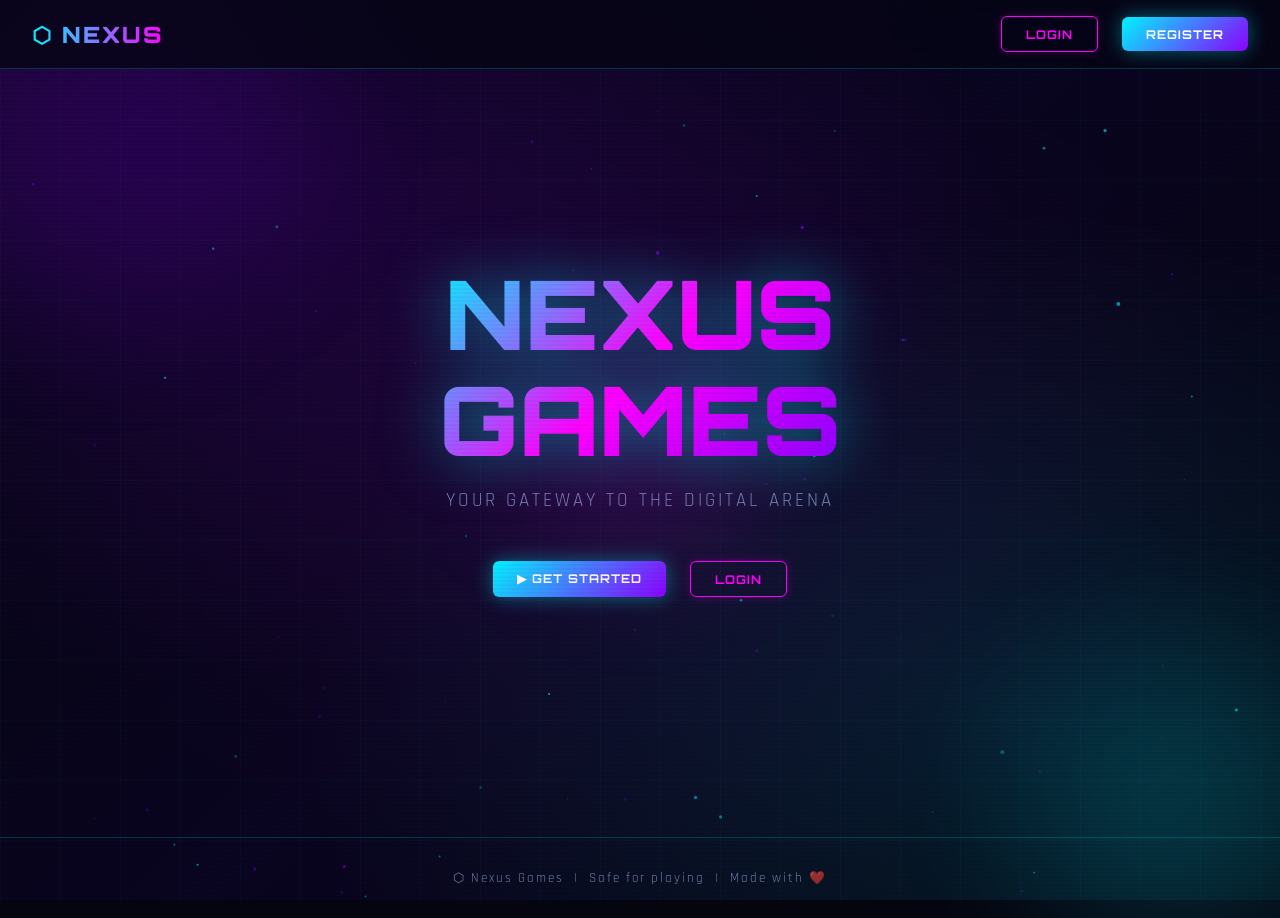
<file: index.html>
<!DOCTYPE html>
<html lang="en">
<head>
  <meta charset="UTF-8" />
  <meta name="viewport" content="width=device-width, initial-scale=1.0" />
  <title>NEXUS GAMES — Mini Game Hub</title>
  <link rel="stylesheet" href="main.css" />

  <link rel="icon" type="image/png" href="favicon-96x96.png?v=3" sizes="96x96" />
  <link rel="icon" type="image/svg+xml" href="favicon.svg?v=3" />
  <link rel="icon" href="favicon.ico" type="image/x-icon?v=3">
  <link rel="apple-touch-icon" sizes="180x180" href="apple-touch-icon.png?v=3" />
  <meta name="apple-mobile-web-app-title" content="NXS-Games" />
  <link rel="manifest" href="site.webmanifest?v=3" />

</head>
<body>
  <div class="bg-gradient"></div>
  <div class="grid-overlay"></div>
  <canvas id="particles-canvas"></canvas>

  <!-- Floating orbs -->
  <div class="orb orb-1"></div>
  <div class="orb orb-2"></div>
  <div class="orb orb-3"></div>

  <!-- Navbar -->
  <nav class="navbar">
    <a class="navbar-logo" href="index.html">⬡ NEXUS</a>
    <div class="navbar-right" id="nav-right">
      <!-- Filled by JS -->
    </div>
  </nav>

  <!-- Hero -->
  <main class="hero">
    <div class="hero-title">NEXUS<br/>GAMES</div>
    <p class="hero-subtitle">Your Gateway to the Digital Arena</p>
    <div class="hero-buttons" id="hero-buttons">
      <!-- Filled by JS -->
    </div>
  </main>

  <footer>
    <p>⬡ Nexus Games &nbsp;|&nbsp; Safe for playing &nbsp;|&nbsp; Made with ❤️</p>
  </footer>

  <script src="auth.js"></script>
  <script>
    document.addEventListener('DOMContentLoaded', () => {
      initParticles('particles-canvas');
      const user = Auth.getCurrentUser();
      const navRight = document.getElementById('nav-right');
      const heroButtons = document.getElementById('hero-buttons');

      if (user) {
        navRight.innerHTML = `
          <div class="user-badge"><span class="dot"></span>${user.username}</div>
          <a href="dashboard.html" class="btn btn-primary">DASHBOARD</a>
          <button onclick="Auth.logout()" class="btn btn-outline">LOGOUT</button>
        `;
        heroButtons.innerHTML = `
          <a href="dashboard.html" class="btn btn-primary">▶ ENTER HUB</a>
        `;
      } else {
        navRight.innerHTML = `
          <a href="login.html" class="btn btn-outline">LOGIN</a>
          <a href="register.html" class="btn btn-primary">REGISTER</a>
        `;
        heroButtons.innerHTML = `
          <a href="register.html" class="btn btn-primary">▶ GET STARTED</a>
          <a href="login.html" class="btn btn-outline">LOGIN</a>
        `;
      }
    });
  </script>
</body>
</html>
</file>
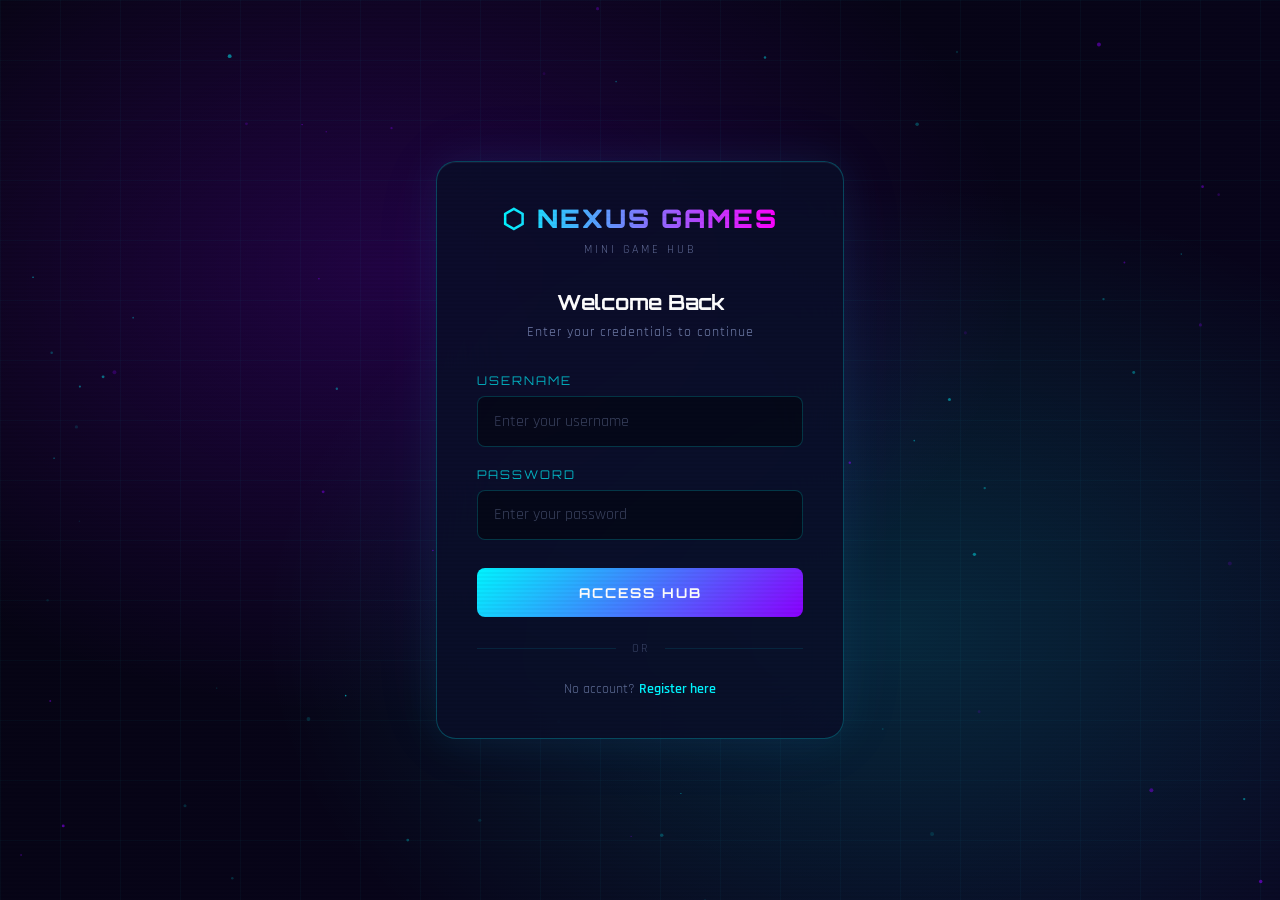
<file: dashboard.html>
<!DOCTYPE html>
<html lang="en">
<head>
  <meta charset="UTF-8" />
  <meta name="viewport" content="width=device-width, initial-scale=1.0" />
  <title>Dashboard — NEXUS GAMES</title>

  <link rel="stylesheet" href="main.css" />
  <link rel="icon" type="image/png" href="favicon-96x96.png?v=3" sizes="96x96" />
  <link rel="icon" type="image/svg+xml" href="favicon.svg?v=3" />
  <link rel="icon" href="favicon.ico" type="image/x-icon?v=3">
  <link rel="apple-touch-icon" sizes="180x180" href="apple-touch-icon.png?v=3" />
  <meta name="apple-mobile-web-app-title" content="NXS-Games" />
  <link rel="manifest" href="site.webmanifest?v=3" />
  
  <style>
    /* Card badge labels */
    .game-card { position: relative; overflow: visible !important; text-decoration: none !important; }
    .game-card * { text-decoration: none !important; }

    .card-badge {
      position: absolute;
      top: -16px;
      left: 50%;
      transform: translateX(-50%);
      font-family: 'Orbitron', sans-serif;
      font-size: 0.58rem;
      letter-spacing: 2px;
      padding: 4px 14px;
      border-radius: 20px;
      white-space: nowrap;
      pointer-events: none;
      z-index: 10;
      text-decoration: none !important;
      display: inline-block;
      line-height: 1.4;
    }
    .badge-new {
      background: rgba(0,245,255,0.15);
      border: 1px solid #00f5ff;
      color: #00f5ff;
      box-shadow: 0 0 10px rgba(0,245,255,0.6), 0 0 22px rgba(0,245,255,0.2);
      text-shadow: 0 0 8px #00f5ff;
    }
    .badge-freshly-new {
      background: rgba(0,255,136,0.15);
      border: 1px solid #00ff88;
      color: #00ff88;
      box-shadow: 0 0 10px rgba(0,255,136,0.6), 0 0 22px rgba(0,255,136,0.2);
      text-shadow: 0 0 8px #00ff88;
    }
    .badge-popular {
      background: rgba(255,0,200,0.15);
      border: 1px solid #ff00cc;
      color: #ff00cc;
      box-shadow: 0 0 12px rgba(255,0,200,0.6), 0 0 26px rgba(255,0,200,0.2);
      text-shadow: 0 0 8px #ff00cc;
    }

    /* Remove link underline/strikethrough from badges */
    .game-card .card-badge {
      text-decoration: none !important;
      text-decoration-line: none !important;
    }
    /* Glow rings on badged cards */
    .game-card.glow-cyan  { box-shadow: 0 0 0 2px rgba(0,245,255,0.5), 0 0 30px rgba(0,245,255,0.2), 0 8px 32px rgba(0,0,0,0.4); }
    .game-card.glow-green { box-shadow: 0 0 0 2px rgba(0,255,136,0.55), 0 0 30px rgba(0,255,136,0.22), 0 8px 32px rgba(0,0,0,0.4); }
    .game-card.glow-pink  { box-shadow: 0 0 0 2px rgba(255,0,200,0.55), 0 0 30px rgba(255,0,200,0.22), 0 8px 32px rgba(0,0,0,0.4); }

    /* Card animations */
    .game-card { animation: card-in 0.5s cubic-bezier(0.175,0.885,0.32,1.275) both; }
    .game-card:nth-child(1) { animation-delay: 0.05s; }
    .game-card:nth-child(2) { animation-delay: 0.10s; }
    .game-card:nth-child(3) { animation-delay: 0.15s; }
    .game-card:nth-child(4) { animation-delay: 0.20s; }
    .game-card:nth-child(5) { animation-delay: 0.25s; }
    .game-card:nth-child(6) { animation-delay: 0.30s; }
    .game-card:nth-child(7) { animation-delay: 0.35s; }
    @keyframes card-in { from { opacity:0; transform:translateY(30px) scale(0.95); } to { opacity:1; transform:translateY(0) scale(1); } }
    .dashboard-header { animation: fade-in 0.5s ease both; }
    @keyframes fade-in { from { opacity:0; transform:translateY(-10px); } to { opacity:1; transform:translateY(0); } }

    /* Settings icon button */
    .btn-icon {
      background: rgba(0,0,0,0.3);
      border: 1px solid rgba(0,245,255,0.2);
      color: rgba(180,200,255,0.7);
      padding: 0.5rem 0.8rem;
      border-radius: 8px;
      cursor: pointer;
      font-size: 1.1rem;
      transition: all 0.2s;
      line-height: 1;
    }
    .btn-icon:hover { border-color: #00f5ff; color: #00f5ff; box-shadow: 0 0 12px rgba(0,245,255,0.3); }

    /* Settings Modal */
    .settings-overlay {
      display: none;
      position: fixed;
      inset: 0;
      background: rgba(0,0,0,0.75);
      z-index: 1000;
      align-items: center;
      justify-content: center;
      backdrop-filter: blur(10px);
    }
    .settings-overlay.open { display: flex; }
    .settings-card {
      background: rgba(8,12,35,0.98);
      border: 1px solid rgba(0,245,255,0.3);
      border-radius: 20px;
      padding: 2rem;
      width: 90%;
      max-width: 420px;
      position: relative;
      box-shadow: 0 0 60px rgba(0,245,255,0.1), 0 0 120px rgba(139,0,255,0.08);
      animation: card-in 0.3s ease;
    }
    .settings-close {
      position: absolute;
      top: 1rem; right: 1rem;
      background: none;
      border: 1px solid rgba(255,255,255,0.15);
      color: rgba(255,255,255,0.5);
      width: 32px; height: 32px;
      border-radius: 50%;
      cursor: pointer;
      font-size: 0.85rem;
      transition: all 0.2s;
    }
    .settings-close:hover { border-color: #ff4466; color: #ff4466; }
    .settings-title {
      font-family: 'Orbitron', sans-serif;
      font-size: 1.1rem;
      color: #00f5ff;
      margin-bottom: 1.5rem;
      letter-spacing: 3px;
    }
    .settings-section {
      display: flex;
      align-items: center;
      justify-content: space-between;
      padding: 0.8rem 0;
      border-bottom: 1px solid rgba(255,255,255,0.06);
    }
    .settings-section.center { justify-content: center; padding-top: 1.2rem; border-bottom: none; }
    .settings-label {
      font-family: 'Orbitron', sans-serif;
      font-size: 0.65rem;
      color: rgba(180,200,255,0.65);
      letter-spacing: 2px;
    }
    .lang-buttons { display: flex; gap: 8px; }
    .lang-btn {
      padding: 0.35rem 0.7rem;
      background: rgba(0,0,0,0.4);
      border: 1px solid rgba(0,245,255,0.2);
      border-radius: 6px;
      color: rgba(180,200,255,0.6);
      cursor: pointer;
      font-size: 0.8rem;
      font-family: 'Rajdhani', sans-serif;
      transition: all 0.2s;
    }
    .lang-btn:hover, .lang-btn.active {
      border-color: #00f5ff;
      color: #00f5ff;
      box-shadow: 0 0 10px rgba(0,245,255,0.25);
    }
    .toggle-btn {
      padding: 0.35rem 1rem;
      border: 1px solid rgba(0,245,255,0.3);
      background: rgba(0,245,255,0.08);
      border-radius: 20px;
      color: #00f5ff;
      font-family: 'Orbitron', sans-serif;
      font-size: 0.65rem;
      cursor: pointer;
      transition: all 0.2s;
      letter-spacing: 1px;
      min-width: 58px;
      text-align: center;
    }
    .toggle-btn.off {
      border-color: rgba(255,255,255,0.15);
      color: rgba(180,200,255,0.35);
      background: transparent;
    }

    /* Star rating */
    #star-rating-widget { display:flex; gap:4px; }
    .star-btn {
      font-size: 1.4rem; cursor: pointer;
      color: rgba(180,200,255,0.25);
      transition: color 0.15s, text-shadow 0.15s, transform 0.2s;
      user-select: none;
    }
    .star-btn:hover { transform: scale(1.2); }
  </style>
</head>
<body>
  <div class="bg-gradient"></div>
  <div class="grid-overlay"></div>
  <canvas id="particles-canvas"></canvas>
  <div class="orb orb-1"></div>
  <div class="orb orb-2"></div>

  <!-- Navbar -->
  <nav class="navbar">
    <a class="navbar-logo" href="index.html" data-i18n="nav-logo">⬡ NEXUS</a>
    <div class="navbar-right">
      <div class="user-badge">
        <span class="dot"></span>
        <span id="username-display">Player</span>
      </div>
      <button id="lb-btn" class="btn-icon" title="Leaderboard">🏆</button>
      <button id="settings-btn" class="btn-icon" title="Settings">⚙</button>
    </div>
  </nav>

  <!-- Dashboard Content -->
  <div class="dashboard">
    <div class="dashboard-header">
      <h1 data-i18n="hub-title">GAME HUB</h1>
      <p data-i18n="hub-subtitle">SELECT YOUR GAME AND BREAK YOUR RECORDS</p>
    </div>

    <!-- Game Cards -->
    <div class="games-grid">

      <!-- Game 1 -->
      <a href="game1.html" class="game-card cyan">
        <span class="card-icon">🟦</span>
        <div class="card-number">GAME 01</div>
        <div class="card-title">CUBE RUNNER</div>
        <div class="card-desc">Dodge incoming obstacles at breakneck speed. Switch lanes to survive. Collect 💎 gems for bonus points!</div>
        <div class="card-score">
          <span class="label" data-i18n="high-score">HIGH SCORE</span>
          <span class="value" id="score-cube-runner">0</span>
        </div>
        <div class="play-btn" data-i18n="play-now">PLAY NOW →</div>
      </a>

      <!-- Game 2 -->
      <a href="game2.html" class="game-card magenta glow-pink">
        <span class="card-badge badge-popular">★ POPULAR</span>
        <span class="card-icon">🔮</span>
        <div class="card-number">GAME 02</div>
        <div class="card-title">BALL JUMP</div>
        <div class="card-desc">Leap from platform to platform endlessly. Grab the 🚀 jetpack for a 5-second flight boost! How high can you go?</div>
        <div class="card-score">
          <span class="label" data-i18n="high-score">HIGH SCORE</span>
          <span class="value" id="score-ball-jump">0</span>
        </div>
        <div class="play-btn" data-i18n="play-now">PLAY NOW →</div>
      </a>

      <!-- Game 3 -->
      <a href="game3.html" class="game-card green">
        <span class="card-icon">🎯</span>
        <div class="card-number">GAME 03</div>
        <div class="card-title">TARGET SHOOTER</div>
        <div class="card-desc">Shoot targets in pseudo-3D space. Hit rare ✨ golden targets for triple points. Beat the clock!</div>
        <div class="card-score">
          <span class="label" data-i18n="high-score">HIGH SCORE</span>
          <span class="value" id="score-target-shooter">0</span>
        </div>
        <div class="play-btn" data-i18n="play-now">PLAY NOW →</div>
      </a>

      <!-- Game 4 -->
      <a href="game4.html" class="game-card cyan glow-cyan">
        <span class="card-badge badge-new">✦ NEW</span>
        <span class="card-icon">🐍</span>
        <div class="card-number">GAME 04</div>
        <div class="card-title">SNAKE</div>
        <div class="card-desc">Classic snake in a neon arena. Eat food to grow. Grab 💎 gems for +25 pts and a blazing 5-second speed boost!</div>
        <div class="card-score">
          <span class="label" data-i18n="high-score">HIGH SCORE</span>
          <span class="value" id="score-snake">0</span>
        </div>
        <div class="play-btn" data-i18n="play-now">PLAY NOW →</div>
      </a>

      <!-- Game 5 -->
      <a href="game5.html" class="game-card magenta glow-cyan">
        <span class="card-badge badge-new">✦ NEW</span>
        <span class="card-icon">🧱</span>
        <div class="card-number">GAME 05</div>
        <div class="card-title">BRICK BREAKER</div>
        <div class="card-desc">Break all the bricks with your paddle and ball. Catch falling 💎 gems for bonus points. Can you clear the board?</div>
        <div class="card-score">
          <span class="label" data-i18n="high-score">HIGH SCORE</span>
          <span class="value" id="score-brick-breaker">0</span>
        </div>
        <div class="play-btn" data-i18n="play-now">PLAY NOW →</div>
      </a>

      <!-- Game 6 -->
      <a href="game6.html" class="game-card green glow-cyan">
        <span class="card-badge badge-new">✦ NEW</span>
        <span class="card-icon">🃏</span>
        <div class="card-number">GAME 06</div>
        <div class="card-title">MEMORY MATCH</div>
        <div class="card-desc">Flip cards and find all matching pairs before time runs out. Speed is rewarded — faster wins = more points!</div>
        <div class="card-score">
          <span class="label" data-i18n="high-score">HIGH SCORE</span>
          <span class="value" id="score-memory-match">0</span>
        </div>
        <div class="play-btn" data-i18n="play-now">PLAY NOW →</div>
      </a>

      <!-- Game 7 -->
      <a href="game7.html" class="game-card cyan glow-green">
        <span class="card-badge badge-freshly-new">⚡ FRESHLY NEW</span>
        <span class="card-icon">🔵</span>
        <div class="card-number">GAME 07</div>
        <div class="card-title">FLAPPY ORB</div>
        <div class="card-desc">Tap to flap through neon gates in this endless reflex challenge. A color-shifting distance bar tracks your record!</div>
        <div class="card-score">
          <span class="label" data-i18n="high-score">HIGH SCORE</span>
          <span class="value" id="score-flappy-orb">0</span>
        </div>
        <div class="play-btn" data-i18n="play-now">PLAY NOW →</div>
      </a>

    </div>

    <!-- High Scores Summary -->
    <div class="scores-section">
      <h2 data-i18n="stats-title">⚡ YOUR STATS</h2>
      <div class="scores-grid">
        <div class="score-item">
          <div class="game-name">Cube Runner</div>
          <div class="score-val" id="stat-cube-runner">0</div>
        </div>
        <div class="score-item">
          <div class="game-name">Ball Jump</div>
          <div class="score-val" id="stat-ball-jump">0</div>
        </div>
        <div class="score-item">
          <div class="game-name">Target Shooter</div>
          <div class="score-val" id="stat-target-shooter">0</div>
        </div>
        <div class="score-item">
          <div class="game-name">Snake</div>
          <div class="score-val" id="stat-snake">0</div>
        </div>
        <div class="score-item">
          <div class="game-name">Brick Breaker</div>
          <div class="score-val" id="stat-brick-breaker">0</div>
        </div>
        <div class="score-item">
          <div class="game-name">Memory Match</div>
          <div class="score-val" id="stat-memory-match">0</div>
        </div>
        <div class="score-item">
          <div class="game-name">Flappy Orb</div>
          <div class="score-val" id="stat-flappy-orb">0</div>
        </div>
        <div class="score-item">
          <div class="game-name" data-i18n="total-points">Total Points</div>
          <div class="score-val" id="stat-total">0</div>
        </div>
      </div>
    </div>
  </div>

  <footer>
    <p>⬡ Nexus Games &nbsp;|&nbsp; Safe for playing &nbsp;|&nbsp; Made with ❤️</p>
  </footer>

  <!-- Settings Modal -->
  <div class="settings-overlay" id="settings-overlay">
    <div class="settings-card">
      <button class="settings-close" id="settings-close">✕</button>
      <div class="settings-title" data-i18n="settings-title">⚙ SETTINGS</div>

      <div class="settings-section">
        <div class="settings-label" data-i18n="lang-label">LANGUAGE</div>
        <div class="lang-buttons">
          <button class="lang-btn" data-lang="en">🇬🇧 EN</button>
          <button class="lang-btn" data-lang="gr">🇬🇷 GR</button>
          <button class="lang-btn" data-lang="ru">🇷🇺 RU</button>
        </div>
      </div>

      <div class="settings-section">
        <div class="settings-label" data-i18n="sound-label">SOUND EFFECTS</div>
        <button class="toggle-btn" id="sound-toggle">ON</button>
      </div>

      <div class="settings-section">
        <div class="settings-label" data-i18n="particles-label">PARTICLE EFFECTS</div>
        <button class="toggle-btn" id="particles-toggle">ON</button>
      </div>

      <div class="settings-section">
        <div class="settings-label" data-i18n="clear-label">CLEAR HIGH SCORES</div>
        <button class="btn btn-danger" id="clear-scores-btn" style="font-size:0.7rem;padding:0.4rem 0.8rem;" data-i18n="clear-btn">CLEAR ALL</button>
      </div>

      <div class="settings-section">
        <div class="settings-label">RATE NEXUS GAMES</div>
        <div id="star-rating-widget">
          <span class="star-btn" data-star="1">★</span>
          <span class="star-btn" data-star="2">★</span>
          <span class="star-btn" data-star="3">★</span>
          <span class="star-btn" data-star="4">★</span>
          <span class="star-btn" data-star="5">★</span>
        </div>
      </div>
      <div id="rating-thanks" style="display:none;text-align:center;padding:0.4rem 0;"></div>

      <div class="settings-section center">
        <button class="btn btn-danger" id="settings-logout" data-i18n="logout-btn">LOGOUT</button>
      </div>
    </div>
  </div>

  <script src="auth.js"></script>
  <script src="i18n.js"></script>
  <script src="main.js"></script>
  <script src="leaderboard.js"></script>
  <script src="chat.js"></script>
  <script>
    document.addEventListener('DOMContentLoaded', () => {
      const user = Auth.getCurrentUser();
      if (!user) return;
      let total = 0;
      const games = ['cube-runner', 'ball-jump', 'target-shooter', 'snake', 'brick-breaker', 'memory-match', 'flappy-orb'];
      games.forEach(g => {
        const s = Scores.getHighScore(user.username, g);
        total += s;
        const statEl = document.getElementById(`stat-${g}`);
        if (statEl) statEl.textContent = s;
      });
      const totalEl = document.getElementById('stat-total');
      if (totalEl) totalEl.textContent = total;
    });
  </script>
</body>
</html>
</file>
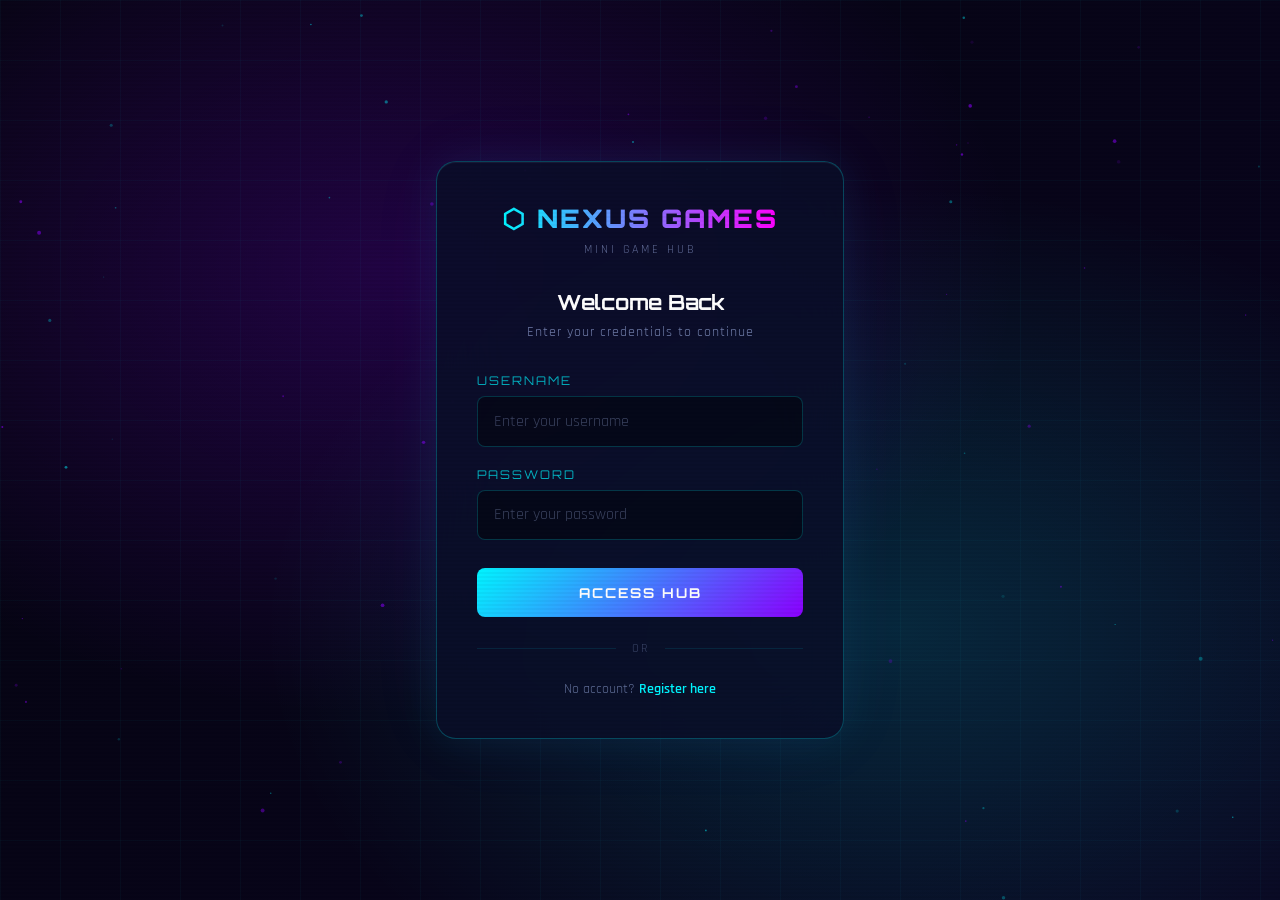
<file: game1.html>
<!DOCTYPE html>
<html lang="en">
<head>
  <meta charset="UTF-8" />
  <meta name="viewport" content="width=device-width, initial-scale=1.0" />
  <title>Cube Runner — NEXUS GAMES</title>
  <link rel="stylesheet" href="games.css" />

  <link rel="icon" type="image/png" href="/favicon-96x96.png?v=2" sizes="96x96" />
  <link rel="icon" type="image/svg+xml" href="/favicon.svg?v=2" />
  <link rel="shortcut icon" href="/favicon.ico?v=2" />
  <link rel="apple-touch-icon" sizes="180x180" href="/apple-touch-icon.png?v=2" />
  <meta name="apple-mobile-web-app-title" content="NXS-Games" />
  <link rel="manifest" href="/site.webmanifest?v=2" />

</head>
<body>
  <!-- Game Navbar -->
  <nav class="game-navbar">
    <div class="game-nav-left">
      <a href="dashboard.html" class="back-btn">← BACK</a>
      <span class="game-title">CUBE RUNNER</span>
    </div>
    <div class="game-nav-right">
      <div class="stat-item">
        <span class="stat-label">SCORE</span>
        <span class="stat-value" id="score-display">0</span>
      </div>
      <div class="stat-item">
        <span class="stat-label">BEST</span>
        <span class="stat-value hi" id="hi-display">0</span>
      </div>
    </div>
  </nav>

  <div class="game-wrapper">
    <!-- Overlay -->
    <div class="overlay" id="overlay">
      <div class="overlay-title" id="overlay-title">CUBE RUNNER</div>
      <div class="overlay-subtitle">DODGE THE OBSTACLES</div>
      <div class="overlay-score-label">SCORE</div>
      <div class="overlay-score" id="overlay-score-val"></div>
      <div class="overlay-hi" id="overlay-hi">BEST: 0</div>
      <div class="overlay-controls">
        ← → Arrow Keys or A/D to move<br/>
        Click buttons below on mobile
      </div>
      <button class="btn-play" id="start-btn">START GAME</button>
      <a href="dashboard.html" class="btn-secondary">← BACK TO HUB</a>
    </div>

    <canvas id="game-canvas"></canvas>

    <!-- Mobile Touch Controls -->
    <div class="touch-controls">
      <div class="touch-btn" id="btn-left">◀</div>
      <div class="touch-btn" id="btn-right">▶</div>
    </div>
  </div>

  <script src="auth.js"></script>
  <script src="game1.js"></script>
</body>
</html>
</file>
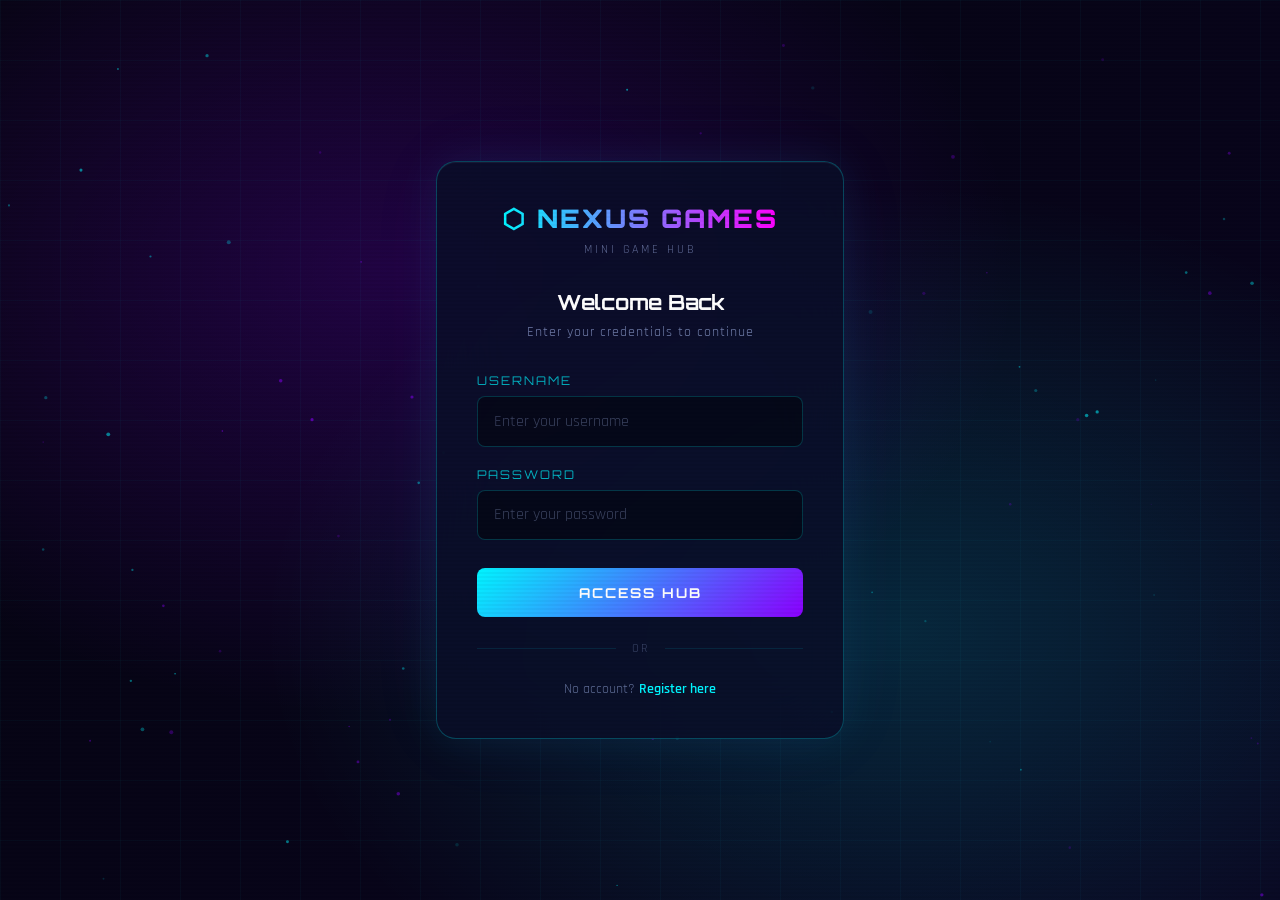
<file: game2.html>
<!DOCTYPE html>
<html lang="en">
<head>
  <meta charset="UTF-8" />
  <meta name="viewport" content="width=device-width, initial-scale=1.0" />
  <title>Ball Jump — NEXUS GAMES</title>
  <link rel="stylesheet" href="games.css" />

  <link rel="icon" type="image/png" href="/favicon-96x96.png?v=2" sizes="96x96" />
  <link rel="icon" type="image/svg+xml" href="/favicon.svg?v=2" />
  <link rel="shortcut icon" href="/favicon.ico?v=2" />
  <link rel="apple-touch-icon" sizes="180x180" href="/apple-touch-icon.png?v=2" />
  <meta name="apple-mobile-web-app-title" content="NXS-Games" />
  <link rel="manifest" href="/site.webmanifest?v=2" />

</head>
<body>
  <!-- Game Navbar -->
  <nav class="game-navbar">
    <div class="game-nav-left">
      <a href="dashboard.html" class="back-btn">← BACK</a>
      <span class="game-title">BALL JUMP</span>
    </div>
    <div class="game-nav-right">
      <div class="stat-item">
        <span class="stat-label">HEIGHT</span>
        <span class="stat-value" id="score-display">0</span>
      </div>
      <div class="stat-item">
        <span class="stat-label">BEST</span>
        <span class="stat-value hi" id="hi-display">0</span>
      </div>
    </div>
  </nav>

  <div class="game-wrapper">
    <!-- Overlay -->
    <div class="overlay" id="overlay">
      <div class="overlay-title" id="overlay-title">BALL JUMP</div>
      <div class="overlay-subtitle">REACH THE TOP</div>
      <div class="overlay-score-label">HEIGHT</div>
      <div class="overlay-score" id="overlay-score-val"></div>
      <div class="overlay-hi" id="overlay-hi">BEST: 0</div>
      <div class="overlay-controls">
        ← → Arrow Keys or A/D to move<br/>
        Hold on mobile controls below
      </div>
      <button class="btn-play" id="start-btn">START GAME</button>
      <a href="dashboard.html" class="btn-secondary">← BACK TO HUB</a>
    </div>

    <canvas id="game-canvas"></canvas>

    <!-- Mobile Touch Controls -->
    <div class="touch-controls">
      <div class="touch-btn" id="btn-left">◀</div>
      <div class="touch-btn" id="btn-right">▶</div>
    </div>
  </div>

  <script src="auth.js"></script>
  <script src="game2.js"></script>
</body>
</html>
</file>
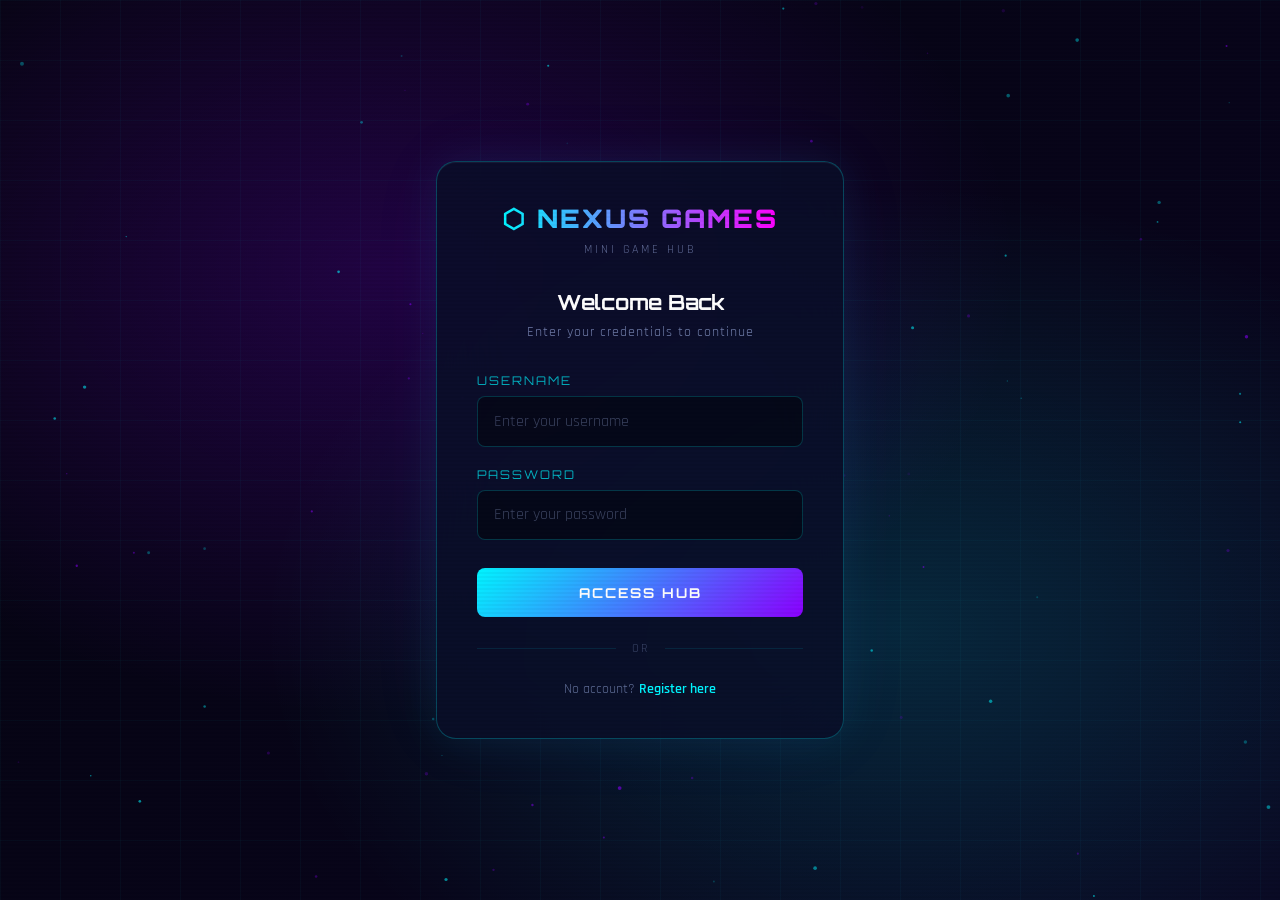
<file: game3.html>
<!DOCTYPE html>
<html lang="en">
<head>
  <meta charset="UTF-8" />
  <meta name="viewport" content="width=device-width, initial-scale=1.0" />
  <title>Target Shooter — NEXUS GAMES</title>
  <link rel="stylesheet" href="games.css" />

  <link rel="icon" type="image/png" href="/favicon-96x96.png?v=2" sizes="96x96" />
  <link rel="icon" type="image/svg+xml" href="/favicon.svg?v=2" />
  <link rel="shortcut icon" href="/favicon.ico?v=2" />
  <link rel="apple-touch-icon" sizes="180x180" href="/apple-touch-icon.png?v=2" />
  <meta name="apple-mobile-web-app-title" content="NXS-Games" />
  <link rel="manifest" href="/site.webmanifest?v=2" />

</head>
<body>
  <!-- Game Navbar -->
  <nav class="game-navbar">
    <div class="game-nav-left">
      <a href="dashboard.html" class="back-btn">← BACK</a>
      <span class="game-title">TARGET SHOOTER</span>
    </div>
    <div class="game-nav-right">
      <div class="stat-item">
        <span class="stat-label">SCORE</span>
        <span class="stat-value" id="score-display">0</span>
      </div>
      <div class="stat-item">
        <span class="stat-label">TIME</span>
        <span class="stat-value" id="timer-display">30</span>
      </div>
      <div class="stat-item">
        <span class="stat-label">BEST</span>
        <span class="stat-value hi" id="hi-display">0</span>
      </div>
    </div>
  </nav>

  <div class="game-wrapper">
    <!-- Overlay -->
    <div class="overlay" id="overlay">
      <div class="overlay-title" id="overlay-title">TARGET SHOOTER</div>
      <div class="overlay-subtitle">CLICK TO SHOOT</div>
      <div class="overlay-score-label">SCORE</div>
      <div class="overlay-score" id="overlay-score-val"></div>
      <div class="overlay-hi" id="overlay-hi">BEST: 0</div>
      <div class="overlay-controls">
        Click / Tap targets to score<br/>
        Farther targets = more points<br/>
        You have 30 seconds — GO!
      </div>
      <button class="btn-play" id="start-btn">START GAME</button>
      <a href="dashboard.html" class="btn-secondary">← BACK TO HUB</a>
    </div>

    <canvas id="game-canvas"></canvas>
  </div>

  <script src="auth.js"></script>
  <script src="game3.js"></script>
</body>
</html>
</file>
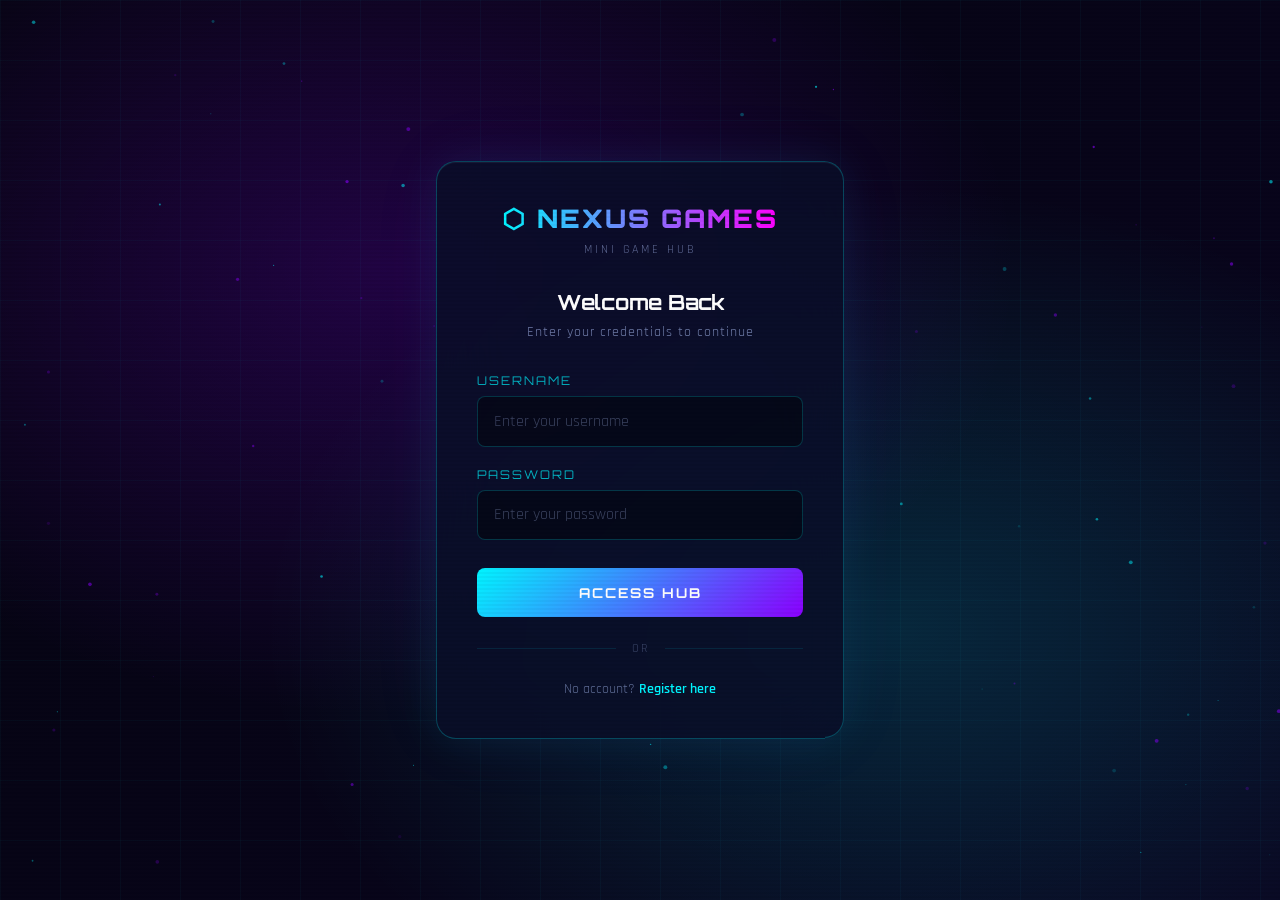
<file: game4.html>
<!DOCTYPE html>
<html lang="en">
<head>
  <meta charset="UTF-8" />
  <meta name="viewport" content="width=device-width, initial-scale=1.0" />
  <title>Snake — NEXUS GAMES</title>
  <link rel="stylesheet" href="games.css" />

  <link rel="icon" type="image/png" href="/favicon-96x96.png?v=2" sizes="96x96" />
  <link rel="icon" type="image/svg+xml" href="/favicon.svg?v=2" />
  <link rel="shortcut icon" href="/favicon.ico?v=2" />
  <link rel="apple-touch-icon" sizes="180x180" href="/apple-touch-icon.png?v=2" />
  <meta name="apple-mobile-web-app-title" content="NXS-Games" />
  <link rel="manifest" href="/site.webmanifest?v=2" />

</head>
<body>
  <nav class="game-navbar">
    <div class="game-nav-left">
      <a href="dashboard.html" class="back-btn">← BACK</a>
      <span class="game-title">SNAKE</span>
    </div>
    <div class="game-nav-right">
      <div class="stat-item">
        <span class="stat-label">SCORE</span>
        <span class="stat-value" id="score-display">0</span>
      </div>
      <div class="stat-item">
        <span class="stat-label">BEST</span>
        <span class="stat-value hi" id="hi-display">0</span>
      </div>
    </div>
  </nav>

  <div class="game-wrapper">
    <div class="overlay" id="overlay">
      <div class="overlay-title" id="overlay-title">SNAKE</div>
      <div class="overlay-subtitle">EAT TO GROW</div>
      <div class="overlay-score-label">SCORE</div>
      <div class="overlay-score" id="overlay-score-val"></div>
      <div class="overlay-hi" id="overlay-hi">BEST: 0</div>
      <div class="overlay-controls">
        ↑ ↓ ← → Arrow Keys or WASD<br/>
        Swipe to change direction on mobile<br/>
        💎 Collect gems for +25 bonus!
      </div>
      <button class="btn-play" id="start-btn">START GAME</button>
      <a href="dashboard.html" class="btn-secondary">← BACK TO HUB</a>
    </div>
    <canvas id="game-canvas"></canvas>
  </div>

  <script src="auth.js"></script>
  <script src="game4.js"></script>
</body>
</html>
</file>
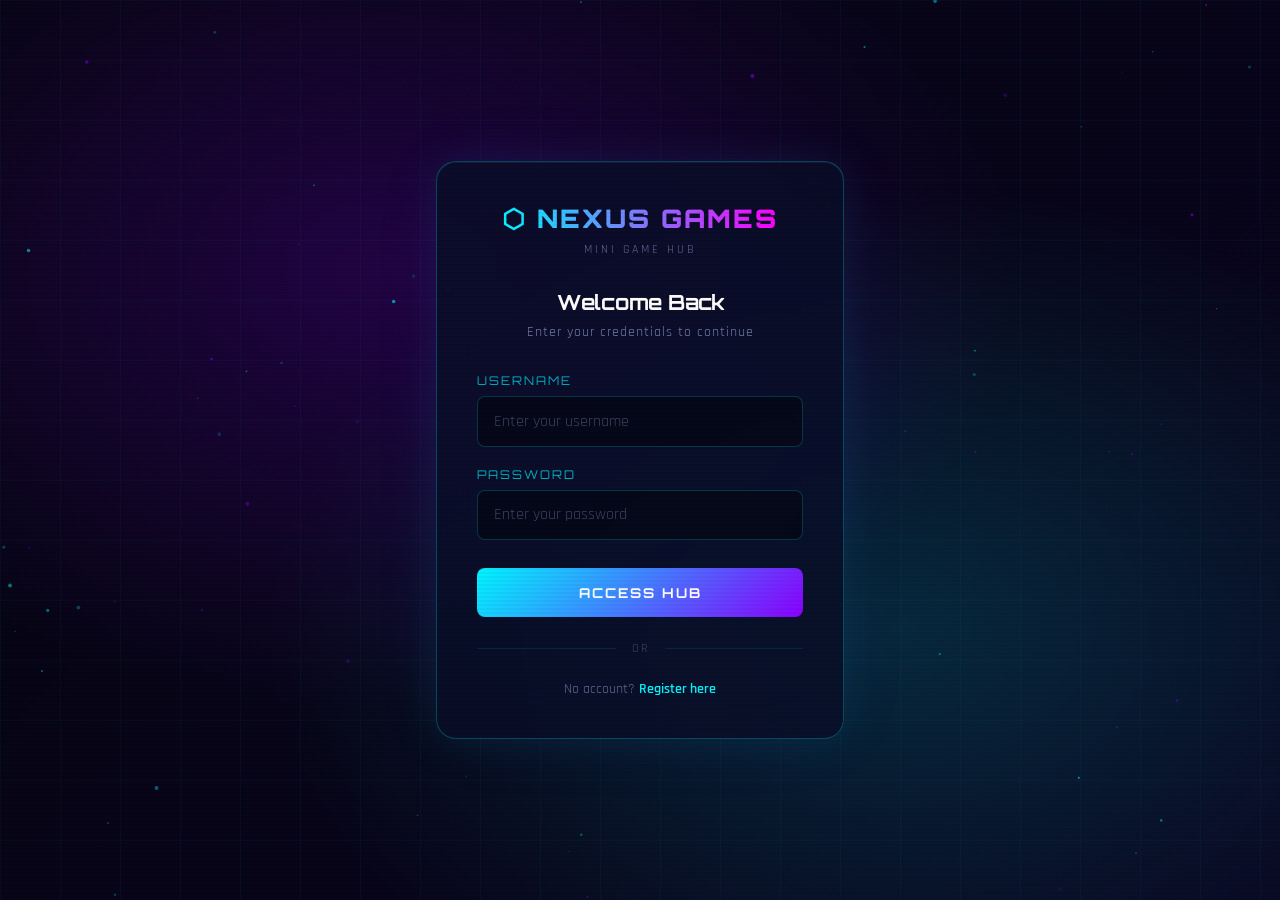
<file: game5.html>
<!DOCTYPE html>
<html lang="en">
<head>
  <meta charset="UTF-8" />
  <meta name="viewport" content="width=device-width, initial-scale=1.0" />
  <title>Brick Breaker — NEXUS GAMES</title>
  <link rel="stylesheet" href="games.css" />

  <link rel="icon" type="image/png" href="/favicon-96x96.png?v=2" sizes="96x96" />
  <link rel="icon" type="image/svg+xml" href="/favicon.svg?v=2" />
  <link rel="shortcut icon" href="/favicon.ico?v=2" />
  <link rel="apple-touch-icon" sizes="180x180" href="/apple-touch-icon.png?v=2" />
  <meta name="apple-mobile-web-app-title" content="NXS-Games" />
  <link rel="manifest" href="/site.webmanifest?v=2" />

</head>
<body>
  <nav class="game-navbar">
    <div class="game-nav-left">
      <a href="dashboard.html" class="back-btn">← BACK</a>
      <span class="game-title">BRICK BREAKER</span>
    </div>
    <div class="game-nav-right">
      <div class="stat-item">
        <span class="stat-label">SCORE</span>
        <span class="stat-value" id="score-display">0</span>
      </div>
      <div class="stat-item">
        <span class="stat-label">BEST</span>
        <span class="stat-value hi" id="hi-display">0</span>
      </div>
    </div>
  </nav>

  <div class="game-wrapper">
    <div class="overlay" id="overlay">
      <div class="overlay-title" id="overlay-title">BRICK BREAKER</div>
      <div class="overlay-subtitle">DESTROY ALL BRICKS</div>
      <div class="overlay-score-label">SCORE</div>
      <div class="overlay-score" id="overlay-score-val"></div>
      <div class="overlay-hi" id="overlay-hi">BEST: 0</div>
      <div class="overlay-controls">
        Mouse / Touch to move the paddle<br/>
        Break every brick to win!<br/>
        💎 Catch falling gems for +25 bonus!
      </div>
      <button class="btn-play" id="start-btn">START GAME</button>
      <a href="dashboard.html" class="btn-secondary">← BACK TO HUB</a>
    </div>
    <canvas id="game-canvas"></canvas>
  </div>

  <script src="auth.js"></script>
  <script src="game5.js"></script>
</body>
</html>
</file>
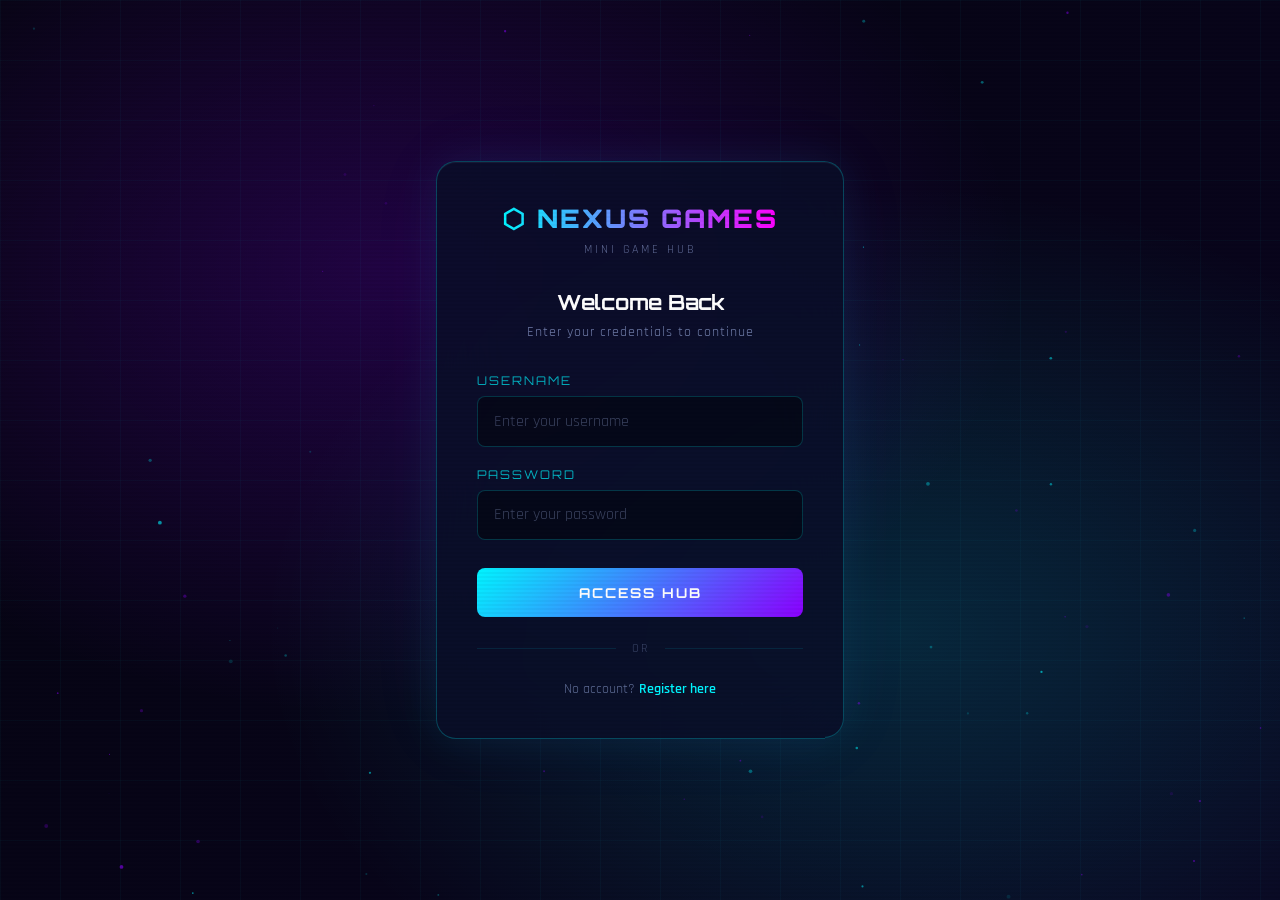
<file: game6.html>
<!DOCTYPE html>
<html lang="en">
<head>
  <meta charset="UTF-8" />
  <meta name="viewport" content="width=device-width, initial-scale=1.0" />
  <title>Memory Match — NEXUS GAMES</title>
  <link rel="stylesheet" href="games.css" />

  <link rel="icon" type="image/png" href="/favicon-96x96.png?v=2" sizes="96x96" />
  <link rel="icon" type="image/svg+xml" href="/favicon.svg?v=2" />
  <link rel="shortcut icon" href="/favicon.ico?v=2" />
  <link rel="apple-touch-icon" sizes="180x180" href="/apple-touch-icon.png?v=2" />
  <meta name="apple-mobile-web-app-title" content="NXS-Games" />
  <link rel="manifest" href="/site.webmanifest?v=2" />

  <style>
    #card-grid {
      display: grid;
      grid-template-columns: repeat(4, 1fr);
      gap: 10px;
      padding: 16px;
      width: 100%;
      max-width: 380px;
      margin: 0 auto;
    }
    .mem-card {
      aspect-ratio: 1;
      cursor: pointer;
      position: relative;
      transform-style: preserve-3d;
      transition: transform 0.4s cubic-bezier(0.4, 0, 0.2, 1);
      border-radius: 10px;
    }
    .mem-card.revealed { transform: rotateY(180deg); pointer-events: none; }
    .mem-card.matched { transform: rotateY(180deg); pointer-events: none; }
    .mem-face {
      position: absolute;
      inset: 0;
      display: flex;
      align-items: center;
      justify-content: center;
      border-radius: 10px;
      backface-visibility: hidden;
      -webkit-backface-visibility: hidden;
      font-size: 1.8rem;
    }
    .mem-face.back {
      background: rgba(10, 15, 40, 0.95);
      border: 1px solid rgba(0, 245, 255, 0.25);
      color: rgba(0, 245, 255, 0.4);
      font-size: 1.2rem;
      font-family: 'Orbitron', sans-serif;
      box-shadow: 0 0 12px rgba(0, 245, 255, 0.08), inset 0 1px 0 rgba(255,255,255,0.05);
    }
    .mem-face.front {
      background: rgba(20, 10, 50, 0.98);
      border: 1px solid rgba(139, 0, 255, 0.5);
      transform: rotateY(180deg);
      box-shadow: 0 0 20px rgba(139, 0, 255, 0.25);
    }
    .mem-card.matched .mem-face.front {
      border-color: rgba(0, 255, 136, 0.7);
      box-shadow: 0 0 25px rgba(0, 255, 136, 0.4);
      background: rgba(0, 40, 20, 0.9);
    }
    .game-wrapper {
      display: flex;
      align-items: center;
      justify-content: center;
    }
  </style>
</head>
<body>
  <nav class="game-navbar">
    <div class="game-nav-left">
      <a href="dashboard.html" class="back-btn">← BACK</a>
      <span class="game-title">MEMORY MATCH</span>
    </div>
    <div class="game-nav-right">
      <div class="stat-item">
        <span class="stat-label">SCORE</span>
        <span class="stat-value" id="score-display">0</span>
      </div>
      <div class="stat-item">
        <span class="stat-label">TIME</span>
        <span class="stat-value" id="timer-display">60</span>
      </div>
      <div class="stat-item">
        <span class="stat-label">BEST</span>
        <span class="stat-value hi" id="hi-display">0</span>
      </div>
    </div>
  </nav>

  <div class="game-wrapper">
    <div class="overlay" id="overlay">
      <div class="overlay-title" id="overlay-title">MEMORY MATCH</div>
      <div class="overlay-subtitle">FIND ALL PAIRS</div>
      <div class="overlay-score-label">SCORE</div>
      <div class="overlay-score" id="overlay-score-val"></div>
      <div class="overlay-hi" id="overlay-hi">BEST: 0</div>
      <div class="overlay-controls">
        Click cards to reveal symbols<br/>
        Match all 8 pairs before time runs out!<br/>
        Faster = bigger time bonus points
      </div>
      <button class="btn-play" id="start-btn">START GAME</button>
      <a href="dashboard.html" class="btn-secondary">← BACK TO HUB</a>
    </div>
    <div id="card-grid"></div>
  </div>

  <script src="auth.js"></script>
  <script src="game6.js"></script>
</body>
</html>
</file>
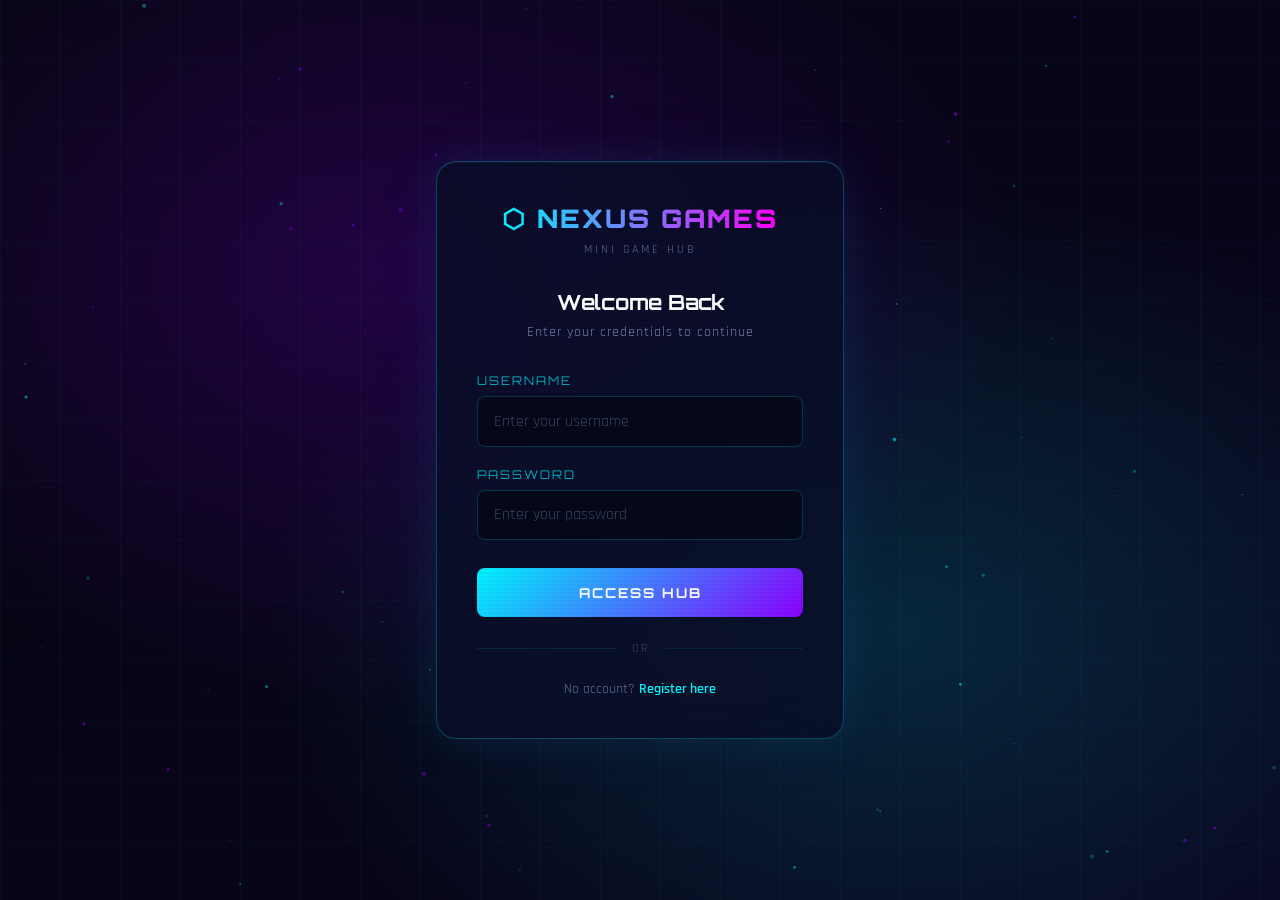
<file: game7.html>
<!DOCTYPE html>
<html lang="en">
<head>
  <meta charset="UTF-8" />
  <meta name="viewport" content="width=device-width, initial-scale=1.0" />
  <title>Flappy Orb — NEXUS GAMES</title>
  <link rel="stylesheet" href="games.css" />

  <link rel="icon" type="image/png" href="/favicon-96x96.png?v=2" sizes="96x96" />
  <link rel="icon" type="image/svg+xml" href="/favicon.svg?v=2" />
  <link rel="shortcut icon" href="/favicon.ico?v=2" />
  <link rel="apple-touch-icon" sizes="180x180" href="/apple-touch-icon.png?v=2" />
  <meta name="apple-mobile-web-app-title" content="NXS-Games" />
  <link rel="manifest" href="/site.webmanifest?v=2" />

</head>
<body>
  <nav class="game-navbar">
    <div class="game-nav-left">
      <a href="dashboard.html" class="back-btn">← BACK</a>
      <span class="game-title">FLAPPY ORB</span>
    </div>
    <div class="game-nav-right">
      <div class="stat-item">
        <span class="stat-label">DISTANCE</span>
        <span class="stat-value" id="score-display">0</span>
      </div>
      <div class="stat-item">
        <span class="stat-label">BEST</span>
        <span class="stat-value hi" id="hi-display">0</span>
      </div>
    </div>
  </nav>

  <div class="game-wrapper">
    <div class="overlay" id="overlay">
      <div class="overlay-title" id="overlay-title">FLAPPY ORB</div>
      <div class="overlay-subtitle">TAP TO FLY</div>
      <div class="overlay-score-label">DISTANCE</div>
      <div class="overlay-score" id="overlay-score-val"></div>
      <div class="overlay-hi" id="overlay-hi">BEST: 0</div>
      <div class="overlay-controls">
        Space / Click / Tap to flap<br/>
        Dodge the neon gates!
      </div>
      <button class="btn-play" id="start-btn">START GAME</button>
      <a href="dashboard.html" class="btn-secondary">← BACK TO HUB</a>
    </div>
    <canvas id="game-canvas"></canvas>
  </div>

  <script src="auth.js"></script>
  <script src="game7.js"></script>
</body>
</html>
</file>
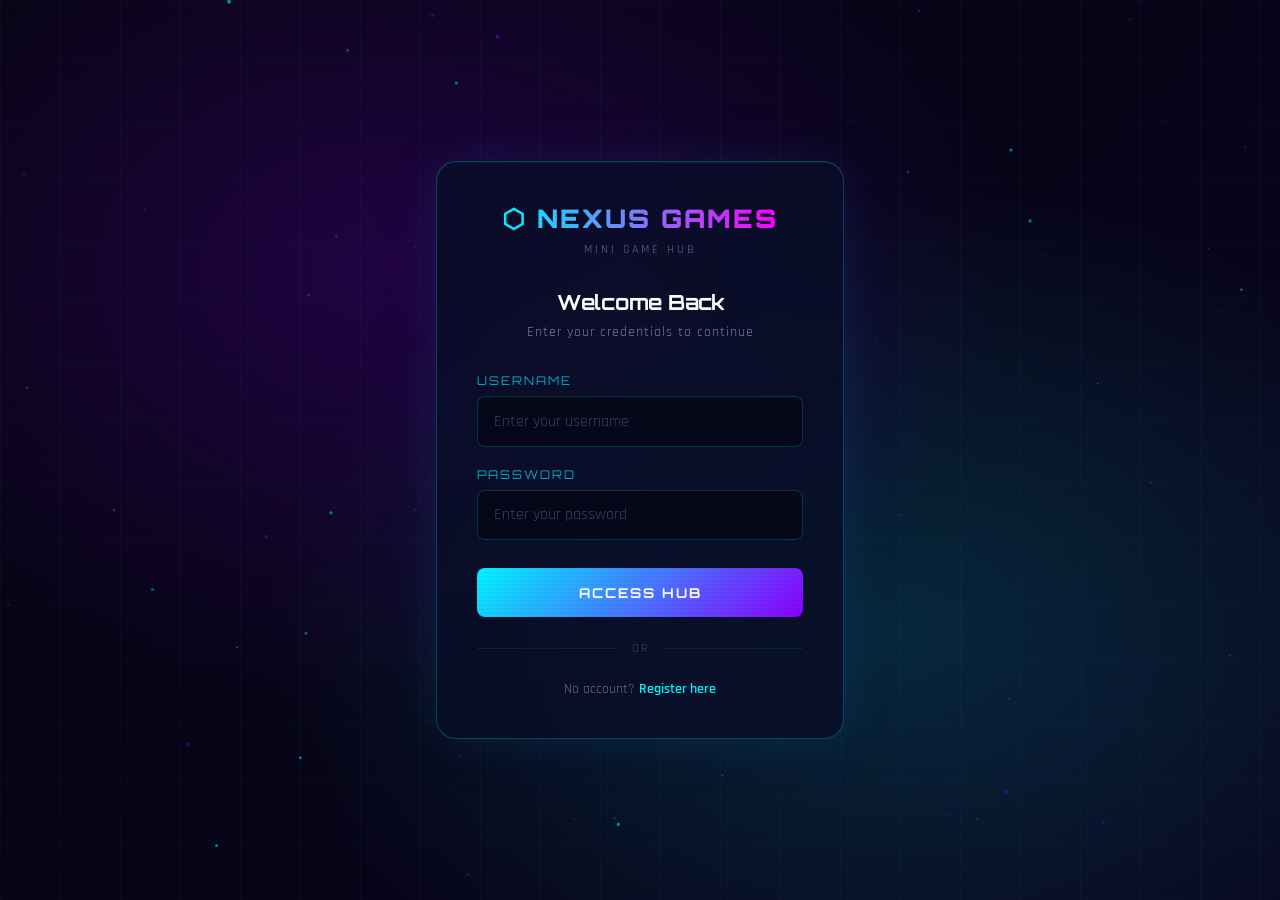
<file: login.html>
<!DOCTYPE html>
<html lang="en">
<head>
  <meta charset="UTF-8" />
  <meta name="viewport" content="width=device-width, initial-scale=1.0" />
  <title>Login — NEXUS GAMES</title>
  <link rel="stylesheet" href="auth.css" />

  <link rel="icon" type="image/png" href="/favicon-96x96.png?v=2" sizes="96x96" />
  <link rel="icon" type="image/svg+xml" href="/favicon.svg?v=2" />
  <link rel="shortcut icon" href="/favicon.ico?v=2" />
  <link rel="apple-touch-icon" sizes="180x180" href="/apple-touch-icon.png?v=2" />
  <meta name="apple-mobile-web-app-title" content="NXS-Games" />
  <link rel="manifest" href="/site.webmanifest?v=2" />

</head>
<body>
  <div class="auth-bg"></div>
  <div class="grid-overlay"></div>
  <canvas id="particles-canvas"></canvas>

  <div class="auth-container">
    <div class="auth-card">
      <div class="auth-logo">
        <a href="index.html">⬡ NEXUS GAMES</a>
        <p>Mini Game Hub</p>
      </div>

      <h1 class="auth-title">Welcome Back</h1>
      <p class="auth-subtitle">Enter your credentials to continue</p>

      <div id="error-msg" class="error-msg"></div>

      <form id="login-form">
        <div class="form-group">
          <label for="username">Username</label>
          <input type="text" id="username" placeholder="Enter your username" autocomplete="username" required />
        </div>
        <div class="form-group">
          <label for="password">Password</label>
          <input type="password" id="password" placeholder="Enter your password" autocomplete="current-password" required />
        </div>
        <button type="submit" class="btn-submit"><span>ACCESS HUB</span></button>
      </form>

      <div class="divider">OR</div>

      <p class="auth-footer">
        No account? <a href="register.html">Register here</a>
      </p>
    </div>
  </div>

  <script src="auth.js"></script>
  <script>
    Auth.redirectIfLoggedIn();
    initParticles('particles-canvas');

    document.getElementById('login-form').addEventListener('submit', function(e) {
      e.preventDefault();
      const username = document.getElementById('username').value;
      const password = document.getElementById('password').value;
      const errEl = document.getElementById('error-msg');
      errEl.classList.remove('show');

      const result = Auth.login(username, password);
      if (result.success) {
        // Flash success then redirect
        document.querySelector('.auth-card').style.transition = 'all 0.4s';
        document.querySelector('.auth-card').style.transform = 'scale(0.95)';
        document.querySelector('.auth-card').style.opacity = '0';
        setTimeout(() => { window.location.href = 'dashboard.html'; }, 400);
      } else {
        errEl.textContent = result.error;
        errEl.classList.add('show');
      }
    });
  </script>
</body>
</html>
</file>
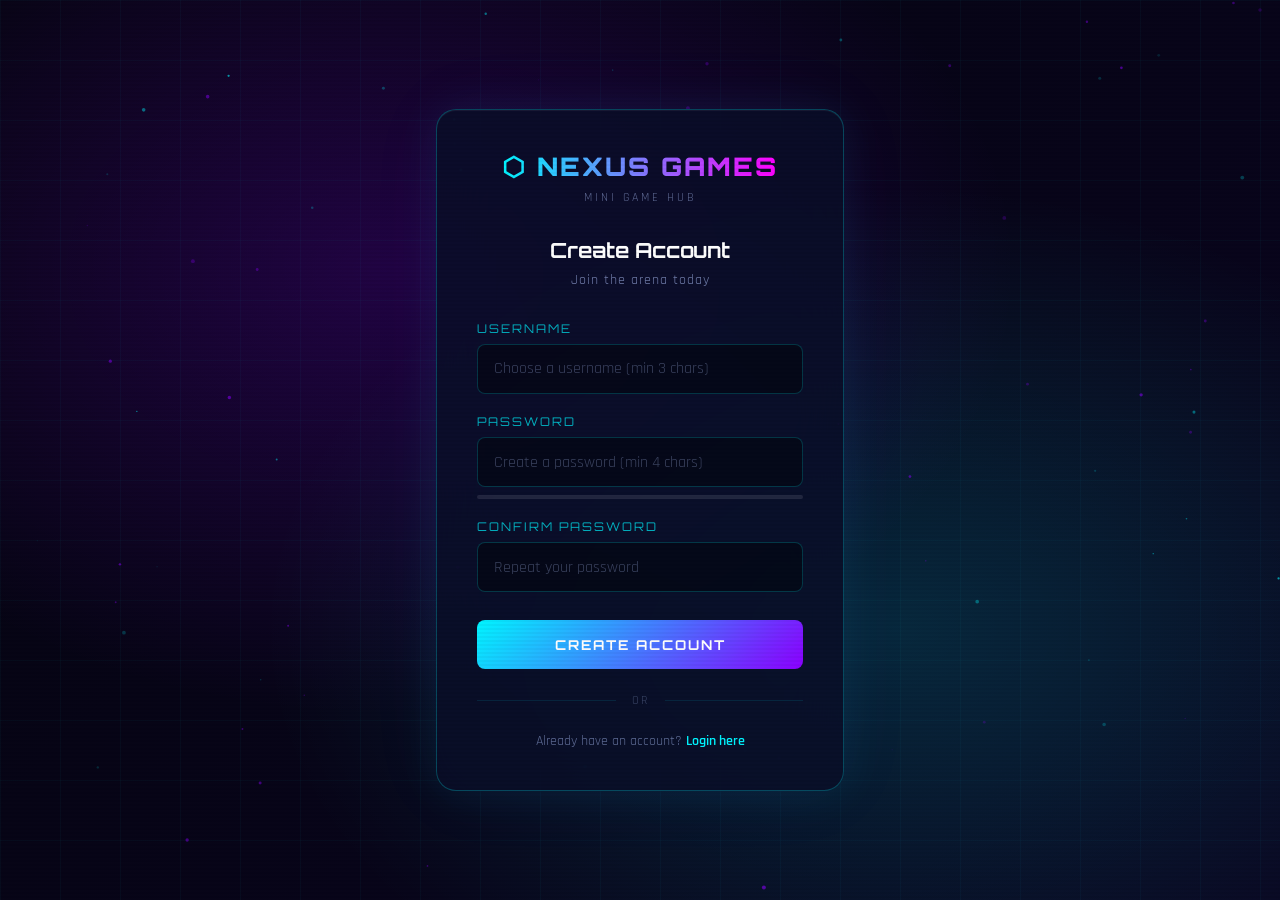
<file: register.html>
<!DOCTYPE html>
<html lang="en">
<head>
  <meta charset="UTF-8" />
  <meta name="viewport" content="width=device-width, initial-scale=1.0" />
  <title>Register — NEXUS GAMES</title>
  <link rel="stylesheet" href="auth.css" />

  <link rel="icon" type="image/png" href="/favicon-96x96.png?v=2" sizes="96x96" />
  <link rel="icon" type="image/svg+xml" href="/favicon.svg?v=2" />
  <link rel="shortcut icon" href="/favicon.ico?v=2" />
  <link rel="apple-touch-icon" sizes="180x180" href="/apple-touch-icon.png?v=2" />
  <meta name="apple-mobile-web-app-title" content="NXS-Games" />
  <link rel="manifest" href="/site.webmanifest?v=2" />

</head>
<body>
  <div class="auth-bg"></div>
  <div class="grid-overlay"></div>
  <canvas id="particles-canvas"></canvas>

  <div class="auth-container">
    <div class="auth-card">
      <div class="auth-logo">
        <a href="index.html">⬡ NEXUS GAMES</a>
        <p>Mini Game Hub</p>
      </div>

      <h1 class="auth-title">Create Account</h1>
      <p class="auth-subtitle">Join the arena today</p>

      <div id="error-msg" class="error-msg"></div>
      <div id="success-msg" class="success-msg"></div>

      <form id="register-form">
        <div class="form-group">
          <label for="username">Username</label>
          <input type="text" id="username" placeholder="Choose a username (min 3 chars)" autocomplete="username" required />
        </div>
        <div class="form-group">
          <label for="password">Password</label>
          <input type="password" id="password" placeholder="Create a password (min 4 chars)" autocomplete="new-password" required />
          <div class="password-strength">
            <div class="strength-bar" id="strength-bar"></div>
          </div>
        </div>
        <div class="form-group">
          <label for="confirm">Confirm Password</label>
          <input type="password" id="confirm" placeholder="Repeat your password" autocomplete="new-password" required />
        </div>
        <button type="submit" class="btn-submit"><span>CREATE ACCOUNT</span></button>
      </form>

      <div class="divider">OR</div>

      <p class="auth-footer">
        Already have an account? <a href="login.html">Login here</a>
      </p>
    </div>
  </div>

  <script src="auth.js"></script>
  <script>
    Auth.redirectIfLoggedIn();
    initParticles('particles-canvas');

    // Password strength meter
    document.getElementById('password').addEventListener('input', function() {
      const pw = this.value;
      const bar = document.getElementById('strength-bar');
      let strength = 0;
      if (pw.length >= 4) strength += 25;
      if (pw.length >= 8) strength += 25;
      if (/[A-Z]/.test(pw) || /[0-9]/.test(pw)) strength += 25;
      if (/[^A-Za-z0-9]/.test(pw)) strength += 25;
      bar.style.width = strength + '%';
      bar.style.background = strength <= 25 ? '#ff4466' : strength <= 50 ? '#ffaa00' : strength <= 75 ? '#00f5ff' : '#00ff88';
    });

    document.getElementById('register-form').addEventListener('submit', function(e) {
      e.preventDefault();
      const username = document.getElementById('username').value;
      const password = document.getElementById('password').value;
      const confirm = document.getElementById('confirm').value;
      const errEl = document.getElementById('error-msg');
      const sucEl = document.getElementById('success-msg');
      errEl.classList.remove('show');
      sucEl.classList.remove('show');

      if (password !== confirm) {
        errEl.textContent = 'Passwords do not match.';
        errEl.classList.add('show');
        return;
      }

      const result = Auth.register(username, password);
      if (result.success) {
        sucEl.textContent = '✓ Account created! Logging you in...';
        sucEl.classList.add('show');
        // Auto-login after register
        Auth.login(username, password);
        setTimeout(() => { window.location.href = 'dashboard.html'; }, 1200);
      } else {
        errEl.textContent = result.error;
        errEl.classList.add('show');
      }
    });
  </script>
</body>
</html>
</file>
<file: main.css>
/* ===== MAIN CSS - GAME HUB ===== */
@import url('https://fonts.googleapis.com/css2?family=Orbitron:wght@400;700;900&family=Rajdhani:wght@300;400;600&display=swap');

:root {
  --neon-cyan: #00f5ff;
  --neon-magenta: #ff00ff;
  --neon-purple: #8b00ff;
  --neon-green: #00ff88;
  --bg-dark: #050510;
  --bg-card: rgba(10, 15, 40, 0.7);
  --glass-border: rgba(0, 245, 255, 0.2);
  --text-primary: #e0e8ff;
  --text-dim: rgba(180, 200, 255, 0.6);
}

* { margin: 0; padding: 0; box-sizing: border-box; }

body {
  font-family: 'Rajdhani', sans-serif;
  background: var(--bg-dark);
  color: var(--text-primary);
  min-height: 100vh;
  overflow-x: hidden;
  position: relative;
}

/* ===== ANIMATED BACKGROUND ===== */
.bg-gradient {
  position: fixed;
  inset: 0;
  background:
    radial-gradient(ellipse at 20% 20%, rgba(139, 0, 255, 0.15) 0%, transparent 50%),
    radial-gradient(ellipse at 80% 80%, rgba(0, 245, 255, 0.1) 0%, transparent 50%),
    radial-gradient(ellipse at 50% 50%, rgba(255, 0, 255, 0.05) 0%, transparent 70%),
    linear-gradient(135deg, #050510 0%, #0a0520 50%, #050510 100%);
  z-index: -2;
}

/* ===== PARTICLES ===== */
#particles-canvas {
  position: fixed;
  inset: 0;
  z-index: -1;
  pointer-events: none;
}

/* ===== GRID LINES ===== */
.grid-overlay {
  position: fixed;
  inset: 0;
  background-image:
    linear-gradient(rgba(0, 245, 255, 0.03) 1px, transparent 1px),
    linear-gradient(90deg, rgba(0, 245, 255, 0.03) 1px, transparent 1px);
  background-size: 60px 60px;
  z-index: -1;
  pointer-events: none;
}

/* ===== NAVBAR ===== */
.navbar {
  display: flex;
  align-items: center;
  justify-content: space-between;
  padding: 1rem 2rem;
  background: rgba(5, 5, 20, 0.8);
  backdrop-filter: blur(20px);
  border-bottom: 1px solid var(--glass-border);
  position: sticky;
  top: 0;
  z-index: 100;
}

.navbar-logo {
  font-family: 'Orbitron', sans-serif;
  font-size: 1.4rem;
  font-weight: 900;
  background: linear-gradient(90deg, var(--neon-cyan), var(--neon-magenta));
  -webkit-background-clip: text;
  -webkit-text-fill-color: transparent;
  background-clip: text;
  text-decoration: none;
  letter-spacing: 2px;
}

.navbar-right {
  display: flex;
  align-items: center;
  gap: 1.5rem;
}

.user-badge {
  display: flex;
  align-items: center;
  gap: 0.5rem;
  padding: 0.4rem 1rem;
  background: rgba(0, 245, 255, 0.1);
  border: 1px solid rgba(0, 245, 255, 0.3);
  border-radius: 20px;
  font-size: 0.9rem;
  color: var(--neon-cyan);
}

.user-badge .dot {
  width: 8px; height: 8px;
  border-radius: 50%;
  background: var(--neon-green);
  box-shadow: 0 0 8px var(--neon-green);
  animation: pulse-dot 2s ease-in-out infinite;
}

@keyframes pulse-dot {
  0%, 100% { opacity: 1; transform: scale(1); }
  50% { opacity: 0.6; transform: scale(0.8); }
}

/* ===== BUTTONS ===== */
.btn {
  padding: 0.6rem 1.5rem;
  border: none;
  border-radius: 6px;
  cursor: pointer;
  font-family: 'Orbitron', sans-serif;
  font-size: 0.75rem;
  font-weight: 700;
  letter-spacing: 1px;
  text-transform: uppercase;
  transition: all 0.3s ease;
  text-decoration: none;
  display: inline-block;
}

.btn-primary {
  background: linear-gradient(135deg, var(--neon-cyan), var(--neon-purple));
  color: #fff;
  box-shadow: 0 0 20px rgba(0, 245, 255, 0.4);
}

.btn-primary:hover {
  box-shadow: 0 0 40px rgba(0, 245, 255, 0.7), 0 0 80px rgba(139, 0, 255, 0.3);
  transform: translateY(-2px);
}

.btn-outline {
  background: transparent;
  color: var(--neon-magenta);
  border: 1px solid var(--neon-magenta);
  box-shadow: 0 0 10px rgba(255, 0, 255, 0.2);
}

.btn-outline:hover {
  background: rgba(255, 0, 255, 0.1);
  box-shadow: 0 0 25px rgba(255, 0, 255, 0.5);
  transform: translateY(-2px);
}

.btn-danger {
  background: transparent;
  color: #ff4466;
  border: 1px solid #ff4466;
}

.btn-danger:hover {
  background: rgba(255, 68, 102, 0.15);
  box-shadow: 0 0 20px rgba(255, 68, 102, 0.4);
}

/* ===== HERO / LANDING ===== */
.hero {
  display: flex;
  flex-direction: column;
  align-items: center;
  justify-content: center;
  min-height: 80vh;
  text-align: center;
  padding: 2rem;
}

.hero-title {
  font-family: 'Orbitron', sans-serif;
  font-size: clamp(2.5rem, 8vw, 6rem);
  font-weight: 900;
  line-height: 1.1;
  margin-bottom: 1rem;
  background: linear-gradient(135deg, var(--neon-cyan) 0%, var(--neon-magenta) 50%, var(--neon-purple) 100%);
  -webkit-background-clip: text;
  -webkit-text-fill-color: transparent;
  background-clip: text;
  filter: drop-shadow(0 0 30px rgba(0, 245, 255, 0.5));
  animation: title-glow 3s ease-in-out infinite alternate;
}

@keyframes title-glow {
  from { filter: drop-shadow(0 0 20px rgba(0, 245, 255, 0.4)); }
  to { filter: drop-shadow(0 0 50px rgba(255, 0, 255, 0.6)); }
}

.hero-subtitle {
  font-size: 1.2rem;
  color: var(--text-dim);
  margin-bottom: 3rem;
  letter-spacing: 3px;
  text-transform: uppercase;
}

.hero-buttons {
  display: flex;
  gap: 1.5rem;
  flex-wrap: wrap;
  justify-content: center;
}

/* ===== FLOATING ORBS ===== */
.orb {
  position: fixed;
  border-radius: 50%;
  filter: blur(80px);
  opacity: 0.15;
  pointer-events: none;
  animation: float-orb 8s ease-in-out infinite;
}

.orb-1 {
  width: 400px; height: 400px;
  background: var(--neon-purple);
  top: -100px; left: -100px;
  animation-delay: 0s;
}

.orb-2 {
  width: 300px; height: 300px;
  background: var(--neon-cyan);
  bottom: -50px; right: -50px;
  animation-delay: -4s;
}

.orb-3 {
  width: 200px; height: 200px;
  background: var(--neon-magenta);
  top: 50%; left: 50%;
  transform: translate(-50%, -50%);
  animation-delay: -2s;
}

@keyframes float-orb {
  0%, 100% { transform: translate(0, 0) scale(1); }
  33% { transform: translate(30px, -20px) scale(1.05); }
  66% { transform: translate(-20px, 15px) scale(0.95); }
}

/* ===== DASHBOARD ===== */
.dashboard {
  padding: 2rem;
  max-width: 1200px;
  margin: 0 auto;
}

.dashboard-header {
  text-align: center;
  margin-bottom: 3rem;
}

.dashboard-header h1 {
  font-family: 'Orbitron', sans-serif;
  font-size: clamp(1.5rem, 4vw, 2.5rem);
  background: linear-gradient(90deg, var(--neon-cyan), var(--neon-magenta));
  -webkit-background-clip: text;
  -webkit-text-fill-color: transparent;
  background-clip: text;
  margin-bottom: 0.5rem;
}

.dashboard-header p {
  color: var(--text-dim);
  letter-spacing: 2px;
}

/* ===== GAME CARDS ===== */
.games-grid {
  display: grid;
  grid-template-columns: repeat(auto-fit, minmax(300px, 1fr));
  gap: 2rem;
  margin-bottom: 3rem;
}

.game-card {
  background: var(--bg-card);
  border: 1px solid var(--glass-border);
  border-radius: 16px;
  padding: 2rem;
  backdrop-filter: blur(20px);
  transition: all 0.4s cubic-bezier(0.175, 0.885, 0.32, 1.275);
  cursor: pointer;
  position: relative;
  overflow: hidden;
  text-decoration: none;
  display: block;
}

.game-card::before {
  content: '';
  position: absolute;
  inset: 0;
  border-radius: 16px;
  opacity: 0;
  transition: opacity 0.3s;
}

.game-card.cyan::before { background: linear-gradient(135deg, rgba(0, 245, 255, 0.05), transparent); }
.game-card.magenta::before { background: linear-gradient(135deg, rgba(255, 0, 255, 0.05), transparent); }
.game-card.green::before { background: linear-gradient(135deg, rgba(0, 255, 136, 0.05), transparent); }

.game-card:hover::before { opacity: 1; }

.game-card:hover {
  transform: translateY(-12px) scale(1.02);
  border-color: var(--card-glow-color, var(--neon-cyan));
  box-shadow: 0 20px 60px var(--card-shadow-color, rgba(0, 245, 255, 0.2));
}

.game-card.cyan { --card-glow-color: var(--neon-cyan); --card-shadow-color: rgba(0,245,255,0.25); }
.game-card.magenta { --card-glow-color: var(--neon-magenta); --card-shadow-color: rgba(255,0,255,0.25); }
.game-card.green { --card-glow-color: var(--neon-green); --card-shadow-color: rgba(0,255,136,0.25); }

.card-icon {
  font-size: 3rem;
  margin-bottom: 1rem;
  display: block;
  filter: drop-shadow(0 0 10px currentColor);
}

.card-number {
  font-family: 'Orbitron', sans-serif;
  font-size: 0.7rem;
  letter-spacing: 3px;
  color: var(--text-dim);
  margin-bottom: 0.5rem;
  text-transform: uppercase;
}

.card-title {
  font-family: 'Orbitron', sans-serif;
  font-size: 1.4rem;
  font-weight: 700;
  margin-bottom: 0.75rem;
  color: #fff;
}

.card-desc {
  color: var(--text-dim);
  line-height: 1.6;
  font-size: 0.95rem;
  margin-bottom: 1.5rem;
}

.card-score {
  display: flex;
  align-items: center;
  justify-content: space-between;
  padding: 0.75rem 1rem;
  background: rgba(0,0,0,0.3);
  border-radius: 8px;
  border: 1px solid rgba(255,255,255,0.05);
}

.card-score .label {
  font-size: 0.75rem;
  color: var(--text-dim);
  letter-spacing: 2px;
  text-transform: uppercase;
}

.card-score .value {
  font-family: 'Orbitron', sans-serif;
  font-size: 1.1rem;
  font-weight: 700;
}

.game-card.cyan .card-score .value { color: var(--neon-cyan); }
.game-card.magenta .card-score .value { color: var(--neon-magenta); }
.game-card.green .card-score .value { color: var(--neon-green); }

.play-btn {
  display: flex;
  align-items: center;
  gap: 0.5rem;
  margin-top: 1rem;
  font-family: 'Orbitron', sans-serif;
  font-size: 0.75rem;
  font-weight: 700;
  letter-spacing: 2px;
  text-transform: uppercase;
  transition: gap 0.3s;
}

.game-card.cyan .play-btn { color: var(--neon-cyan); }
.game-card.magenta .play-btn { color: var(--neon-magenta); }
.game-card.green .play-btn { color: var(--neon-green); }

.game-card:hover .play-btn { gap: 1rem; }

/* ===== HIGH SCORES SECTION ===== */
.scores-section {
  background: var(--bg-card);
  border: 1px solid var(--glass-border);
  border-radius: 16px;
  padding: 2rem;
  backdrop-filter: blur(20px);
}

.scores-section h2 {
  font-family: 'Orbitron', sans-serif;
  font-size: 1.1rem;
  letter-spacing: 3px;
  color: var(--neon-cyan);
  margin-bottom: 1.5rem;
  text-transform: uppercase;
}

.scores-grid {
  display: grid;
  grid-template-columns: repeat(auto-fit, minmax(180px, 1fr));
  gap: 1rem;
}

.score-item {
  text-align: center;
  padding: 1rem;
  background: rgba(0,0,0,0.3);
  border-radius: 10px;
  border: 1px solid rgba(255,255,255,0.05);
}

.score-item .game-name {
  font-size: 0.75rem;
  color: var(--text-dim);
  letter-spacing: 2px;
  text-transform: uppercase;
  margin-bottom: 0.5rem;
}

.score-item .score-val {
  font-family: 'Orbitron', sans-serif;
  font-size: 2rem;
  font-weight: 900;
  background: linear-gradient(135deg, var(--neon-cyan), var(--neon-magenta));
  -webkit-background-clip: text;
  -webkit-text-fill-color: transparent;
  background-clip: text;
}

/* ===== FOOTER ===== */
footer {
  text-align: center;
  padding: 2rem;
  color: var(--text-dim);
  font-size: 0.8rem;
  letter-spacing: 2px;
  border-top: 1px solid var(--glass-border);
  margin-top: 3rem;
}

/* ===== RESPONSIVE ===== */
@media (max-width: 600px) {
  .navbar { padding: 0.75rem 1rem; }
  .navbar-logo { font-size: 1rem; }
  .dashboard { padding: 1rem; }
  .games-grid { grid-template-columns: 1fr; gap: 1rem; }
  .hero-buttons { flex-direction: column; align-items: center; }
}

/* ===== SCANLINE EFFECT ===== */
body::after {
  content: '';
  position: fixed;
  inset: 0;
  background: repeating-linear-gradient(
    0deg,
    transparent,
    transparent 2px,
    rgba(0, 0, 0, 0.03) 2px,
    rgba(0, 0, 0, 0.03) 4px
  );
  pointer-events: none;
  z-index: 1;  /* Changed from 9999 */
}
</file>
<file: games.css>
/* ===== GAMES CSS ===== */
@import url('https://fonts.googleapis.com/css2?family=Orbitron:wght@400;700;900&family=Rajdhani:wght@300;400;600&display=swap');

* { margin: 0; padding: 0; box-sizing: border-box; }

body {
  font-family: 'Rajdhani', sans-serif;
  background: #050510;
  color: #e0e8ff;
  min-height: 100vh;
  overflow: hidden;
}

body::after {
  content: '';
  position: fixed;
  inset: 0;
  background: repeating-linear-gradient(0deg, transparent, transparent 2px, rgba(0,0,0,0.03) 2px, rgba(0,0,0,0.03) 4px);
  pointer-events: none;
  z-index: 9999;
}

/* ===== GAME NAVBAR ===== */
.game-navbar {
  display: flex;
  align-items: center;
  justify-content: space-between;
  padding: 0.75rem 1.5rem;
  background: rgba(5, 5, 20, 0.9);
  border-bottom: 1px solid rgba(0, 245, 255, 0.15);
  backdrop-filter: blur(20px);
  position: relative;
  z-index: 50;
}

.game-nav-left {
  display: flex;
  align-items: center;
  gap: 1rem;
}

.back-btn {
  display: flex;
  align-items: center;
  gap: 0.5rem;
  color: rgba(0, 245, 255, 0.7);
  text-decoration: none;
  font-family: 'Orbitron', sans-serif;
  font-size: 0.7rem;
  letter-spacing: 2px;
  transition: all 0.2s;
  padding: 0.4rem 0.75rem;
  border: 1px solid rgba(0, 245, 255, 0.2);
  border-radius: 6px;
}

.back-btn:hover {
  color: #00f5ff;
  border-color: #00f5ff;
  box-shadow: 0 0 15px rgba(0, 245, 255, 0.3);
}

.game-title {
  font-family: 'Orbitron', sans-serif;
  font-size: 1rem;
  font-weight: 700;
  background: linear-gradient(90deg, #00f5ff, #ff00ff);
  -webkit-background-clip: text;
  -webkit-text-fill-color: transparent;
  background-clip: text;
}

.game-nav-right {
  display: flex;
  align-items: center;
  gap: 1.5rem;
}

.stat-item {
  text-align: center;
}

.stat-label {
  font-size: 0.6rem;
  color: rgba(180, 200, 255, 0.5);
  letter-spacing: 2px;
  text-transform: uppercase;
  display: block;
}

.stat-value {
  font-family: 'Orbitron', sans-serif;
  font-size: 1.1rem;
  font-weight: 700;
  color: #00f5ff;
}

.stat-value.hi { color: #ff00ff; }

/* ===== GAME CANVAS WRAPPER ===== */
.game-wrapper {
  position: relative;
  display: flex;
  align-items: center;
  justify-content: center;
  height: calc(100vh - 60px);
  overflow: hidden;
}

canvas {
  display: block;
  max-width: 100%;
  max-height: 100%;
}

/* ===== OVERLAYS ===== */
.overlay {
  position: absolute;
  inset: 0;
  display: flex;
  flex-direction: column;
  align-items: center;
  justify-content: center;
  background: rgba(5, 5, 20, 0.85);
  backdrop-filter: blur(10px);
  z-index: 20;
  transition: all 0.4s;
}

.overlay.hidden {
  opacity: 0;
  pointer-events: none;
  transform: scale(1.05);
}

.overlay-title {
  font-family: 'Orbitron', sans-serif;
  font-size: clamp(2rem, 6vw, 3.5rem);
  font-weight: 900;
  background: linear-gradient(135deg, #00f5ff, #ff00ff, #8b00ff);
  -webkit-background-clip: text;
  -webkit-text-fill-color: transparent;
  background-clip: text;
  margin-bottom: 0.5rem;
  filter: drop-shadow(0 0 20px rgba(0, 245, 255, 0.5));
}

.overlay-subtitle {
  font-size: 0.9rem;
  color: rgba(180, 200, 255, 0.6);
  letter-spacing: 3px;
  text-transform: uppercase;
  margin-bottom: 2rem;
}

.overlay-score {
  font-family: 'Orbitron', sans-serif;
  font-size: 3rem;
  font-weight: 900;
  color: #00f5ff;
  margin: 1rem 0;
  text-shadow: 0 0 30px rgba(0, 245, 255, 0.7);
}

.overlay-score-label {
  font-size: 0.75rem;
  color: rgba(180, 200, 255, 0.5);
  letter-spacing: 3px;
  text-transform: uppercase;
  margin-bottom: 0.25rem;
}

.overlay-hi {
  font-family: 'Orbitron', sans-serif;
  font-size: 1rem;
  color: #ff00ff;
  margin-bottom: 2.5rem;
  text-shadow: 0 0 15px rgba(255, 0, 255, 0.5);
}

.overlay-controls {
  font-size: 0.85rem;
  color: rgba(180, 200, 255, 0.5);
  letter-spacing: 2px;
  margin-bottom: 2rem;
  text-align: center;
  line-height: 2;
}

.btn-play {
  padding: 0.85rem 3rem;
  background: linear-gradient(135deg, #00f5ff, #8b00ff);
  border: none;
  border-radius: 8px;
  color: #fff;
  font-family: 'Orbitron', sans-serif;
  font-size: 0.9rem;
  font-weight: 700;
  letter-spacing: 3px;
  text-transform: uppercase;
  cursor: pointer;
  transition: all 0.3s;
  box-shadow: 0 0 30px rgba(0, 245, 255, 0.4);
  margin: 0.5rem;
}

.btn-play:hover {
  box-shadow: 0 0 50px rgba(0, 245, 255, 0.6), 0 0 100px rgba(139, 0, 255, 0.3);
  transform: translateY(-3px);
}

.btn-secondary {
  padding: 0.6rem 1.5rem;
  background: transparent;
  border: 1px solid rgba(255, 0, 255, 0.4);
  border-radius: 8px;
  color: #ff00ff;
  font-family: 'Orbitron', sans-serif;
  font-size: 0.7rem;
  font-weight: 700;
  letter-spacing: 2px;
  text-transform: uppercase;
  cursor: pointer;
  transition: all 0.3s;
  text-decoration: none;
  display: inline-block;
  margin: 0.5rem;
}

.btn-secondary:hover {
  background: rgba(255, 0, 255, 0.1);
  box-shadow: 0 0 20px rgba(255, 0, 255, 0.3);
}

/* Touch controls */
.touch-controls {
  position: absolute;
  bottom: 20px;
  left: 0; right: 0;
  display: flex;
  justify-content: center;
  gap: 2rem;
  z-index: 10;
}

@media (hover: hover) {
  .touch-controls { display: none; }
}

.touch-btn {
  width: 70px; height: 70px;
  background: rgba(0, 245, 255, 0.1);
  border: 2px solid rgba(0, 245, 255, 0.4);
  border-radius: 50%;
  display: flex;
  align-items: center;
  justify-content: center;
  font-size: 1.5rem;
  cursor: pointer;
  user-select: none;
  -webkit-user-select: none;
  transition: all 0.15s;
}

.touch-btn:active {
  background: rgba(0, 245, 255, 0.25);
  transform: scale(0.9);
}
</file>
<file: auth.css>
/* ===== AUTH CSS ===== */
@import url('https://fonts.googleapis.com/css2?family=Orbitron:wght@400;700;900&family=Rajdhani:wght@300;400;600&display=swap');

* { margin: 0; padding: 0; box-sizing: border-box; }

body {
  font-family: 'Rajdhani', sans-serif;
  background: #050510;
  color: #e0e8ff;
  min-height: 100vh;
  display: flex;
  align-items: center;
  justify-content: center;
  overflow: hidden;
  position: relative;
}

body::after {
  content: '';
  position: fixed;
  inset: 0;
  background: repeating-linear-gradient(0deg, transparent, transparent 2px, rgba(0,0,0,0.03) 2px, rgba(0,0,0,0.03) 4px);
  pointer-events: none;
  z-index: 9999;
}

.auth-bg {
  position: fixed;
  inset: 0;
  background:
    radial-gradient(ellipse at 30% 30%, rgba(139, 0, 255, 0.2) 0%, transparent 50%),
    radial-gradient(ellipse at 70% 70%, rgba(0, 245, 255, 0.15) 0%, transparent 50%),
    linear-gradient(135deg, #050510 0%, #0a0520 100%);
  z-index: -2;
}

#particles-canvas {
  position: fixed;
  inset: 0;
  z-index: -1;
  pointer-events: none;
}

.grid-overlay {
  position: fixed;
  inset: 0;
  background-image:
    linear-gradient(rgba(0, 245, 255, 0.03) 1px, transparent 1px),
    linear-gradient(90deg, rgba(0, 245, 255, 0.03) 1px, transparent 1px);
  background-size: 60px 60px;
  z-index: -1;
  pointer-events: none;
}

.auth-container {
  width: 100%;
  max-width: 440px;
  padding: 1rem;
  position: relative;
  z-index: 10;
}

.auth-card {
  background: rgba(10, 15, 40, 0.85);
  border: 1px solid rgba(0, 245, 255, 0.25);
  border-radius: 20px;
  padding: 2.5rem;
  backdrop-filter: blur(30px);
  box-shadow:
    0 0 40px rgba(0, 245, 255, 0.08),
    0 0 80px rgba(139, 0, 255, 0.05),
    inset 0 1px 0 rgba(255,255,255,0.05);
  animation: card-appear 0.5s cubic-bezier(0.175, 0.885, 0.32, 1.275);
}

@keyframes card-appear {
  from { opacity: 0; transform: translateY(30px) scale(0.95); }
  to { opacity: 1; transform: translateY(0) scale(1); }
}

.auth-logo {
  text-align: center;
  margin-bottom: 2rem;
}

.auth-logo a {
  font-family: 'Orbitron', sans-serif;
  font-size: 1.6rem;
  font-weight: 900;
  background: linear-gradient(90deg, #00f5ff, #ff00ff);
  -webkit-background-clip: text;
  -webkit-text-fill-color: transparent;
  background-clip: text;
  text-decoration: none;
  letter-spacing: 2px;
}

.auth-logo p {
  font-size: 0.75rem;
  color: rgba(180, 200, 255, 0.5);
  letter-spacing: 3px;
  text-transform: uppercase;
  margin-top: 0.5rem;
}

.auth-title {
  font-family: 'Orbitron', sans-serif;
  font-size: 1.3rem;
  font-weight: 700;
  text-align: center;
  margin-bottom: 0.5rem;
  color: #fff;
}

.auth-subtitle {
  text-align: center;
  color: rgba(180, 200, 255, 0.6);
  font-size: 0.9rem;
  margin-bottom: 2rem;
  letter-spacing: 1px;
}

.form-group {
  margin-bottom: 1.25rem;
}

.form-group label {
  display: block;
  font-size: 0.75rem;
  letter-spacing: 2px;
  text-transform: uppercase;
  color: rgba(0, 245, 255, 0.7);
  margin-bottom: 0.5rem;
  font-family: 'Orbitron', sans-serif;
}

.form-group input {
  width: 100%;
  padding: 0.85rem 1rem;
  background: rgba(0, 0, 0, 0.4);
  border: 1px solid rgba(0, 245, 255, 0.2);
  border-radius: 8px;
  color: #e0e8ff;
  font-family: 'Rajdhani', sans-serif;
  font-size: 1rem;
  transition: all 0.3s;
  outline: none;
}

.form-group input:focus {
  border-color: #00f5ff;
  box-shadow: 0 0 0 3px rgba(0, 245, 255, 0.1), 0 0 20px rgba(0, 245, 255, 0.15);
  background: rgba(0, 245, 255, 0.05);
}

.form-group input::placeholder { color: rgba(180, 200, 255, 0.3); }

.btn-submit {
  width: 100%;
  padding: 1rem;
  background: linear-gradient(135deg, #00f5ff, #8b00ff);
  border: none;
  border-radius: 8px;
  color: #fff;
  font-family: 'Orbitron', sans-serif;
  font-size: 0.85rem;
  font-weight: 700;
  letter-spacing: 2px;
  text-transform: uppercase;
  cursor: pointer;
  transition: all 0.3s;
  margin-top: 0.5rem;
  position: relative;
  overflow: hidden;
}

.btn-submit::before {
  content: '';
  position: absolute;
  inset: 0;
  background: linear-gradient(135deg, #00f5ff, #ff00ff);
  opacity: 0;
  transition: opacity 0.3s;
}

.btn-submit:hover::before { opacity: 1; }
.btn-submit:hover { box-shadow: 0 0 30px rgba(0, 245, 255, 0.5), 0 0 60px rgba(139, 0, 255, 0.3); transform: translateY(-2px); }
.btn-submit:active { transform: translateY(0); }

.btn-submit span { position: relative; z-index: 1; }

.auth-footer {
  text-align: center;
  margin-top: 1.5rem;
  color: rgba(180, 200, 255, 0.5);
  font-size: 0.9rem;
}

.auth-footer a {
  color: #00f5ff;
  text-decoration: none;
  font-weight: 600;
  transition: all 0.2s;
}

.auth-footer a:hover {
  text-shadow: 0 0 15px #00f5ff;
  text-decoration: underline;
}

.error-msg {
  display: none;
  background: rgba(255, 68, 102, 0.15);
  border: 1px solid rgba(255, 68, 102, 0.4);
  border-radius: 8px;
  padding: 0.75rem 1rem;
  color: #ff4466;
  font-size: 0.85rem;
  margin-bottom: 1rem;
  text-align: center;
  letter-spacing: 1px;
}

.error-msg.show { display: block; animation: shake 0.3s ease; }

@keyframes shake {
  0%, 100% { transform: translateX(0); }
  20%, 60% { transform: translateX(-5px); }
  40%, 80% { transform: translateX(5px); }
}

.success-msg {
  display: none;
  background: rgba(0, 255, 136, 0.1);
  border: 1px solid rgba(0, 255, 136, 0.3);
  border-radius: 8px;
  padding: 0.75rem 1rem;
  color: #00ff88;
  font-size: 0.85rem;
  margin-bottom: 1rem;
  text-align: center;
}

.success-msg.show { display: block; }

.divider {
  display: flex;
  align-items: center;
  gap: 1rem;
  margin: 1.5rem 0;
  color: rgba(180, 200, 255, 0.3);
  font-size: 0.75rem;
  letter-spacing: 2px;
}

.divider::before, .divider::after {
  content: '';
  flex: 1;
  height: 1px;
  background: rgba(0, 245, 255, 0.1);
}

/* Strength bar */
.password-strength {
  margin-top: 0.5rem;
  height: 4px;
  border-radius: 2px;
  background: rgba(255,255,255,0.1);
  overflow: hidden;
}

.strength-bar {
  height: 100%;
  border-radius: 2px;
  transition: width 0.3s, background 0.3s;
  width: 0;
}

@media (max-width: 480px) {
  .auth-card { padding: 1.5rem; }
}
</file>
